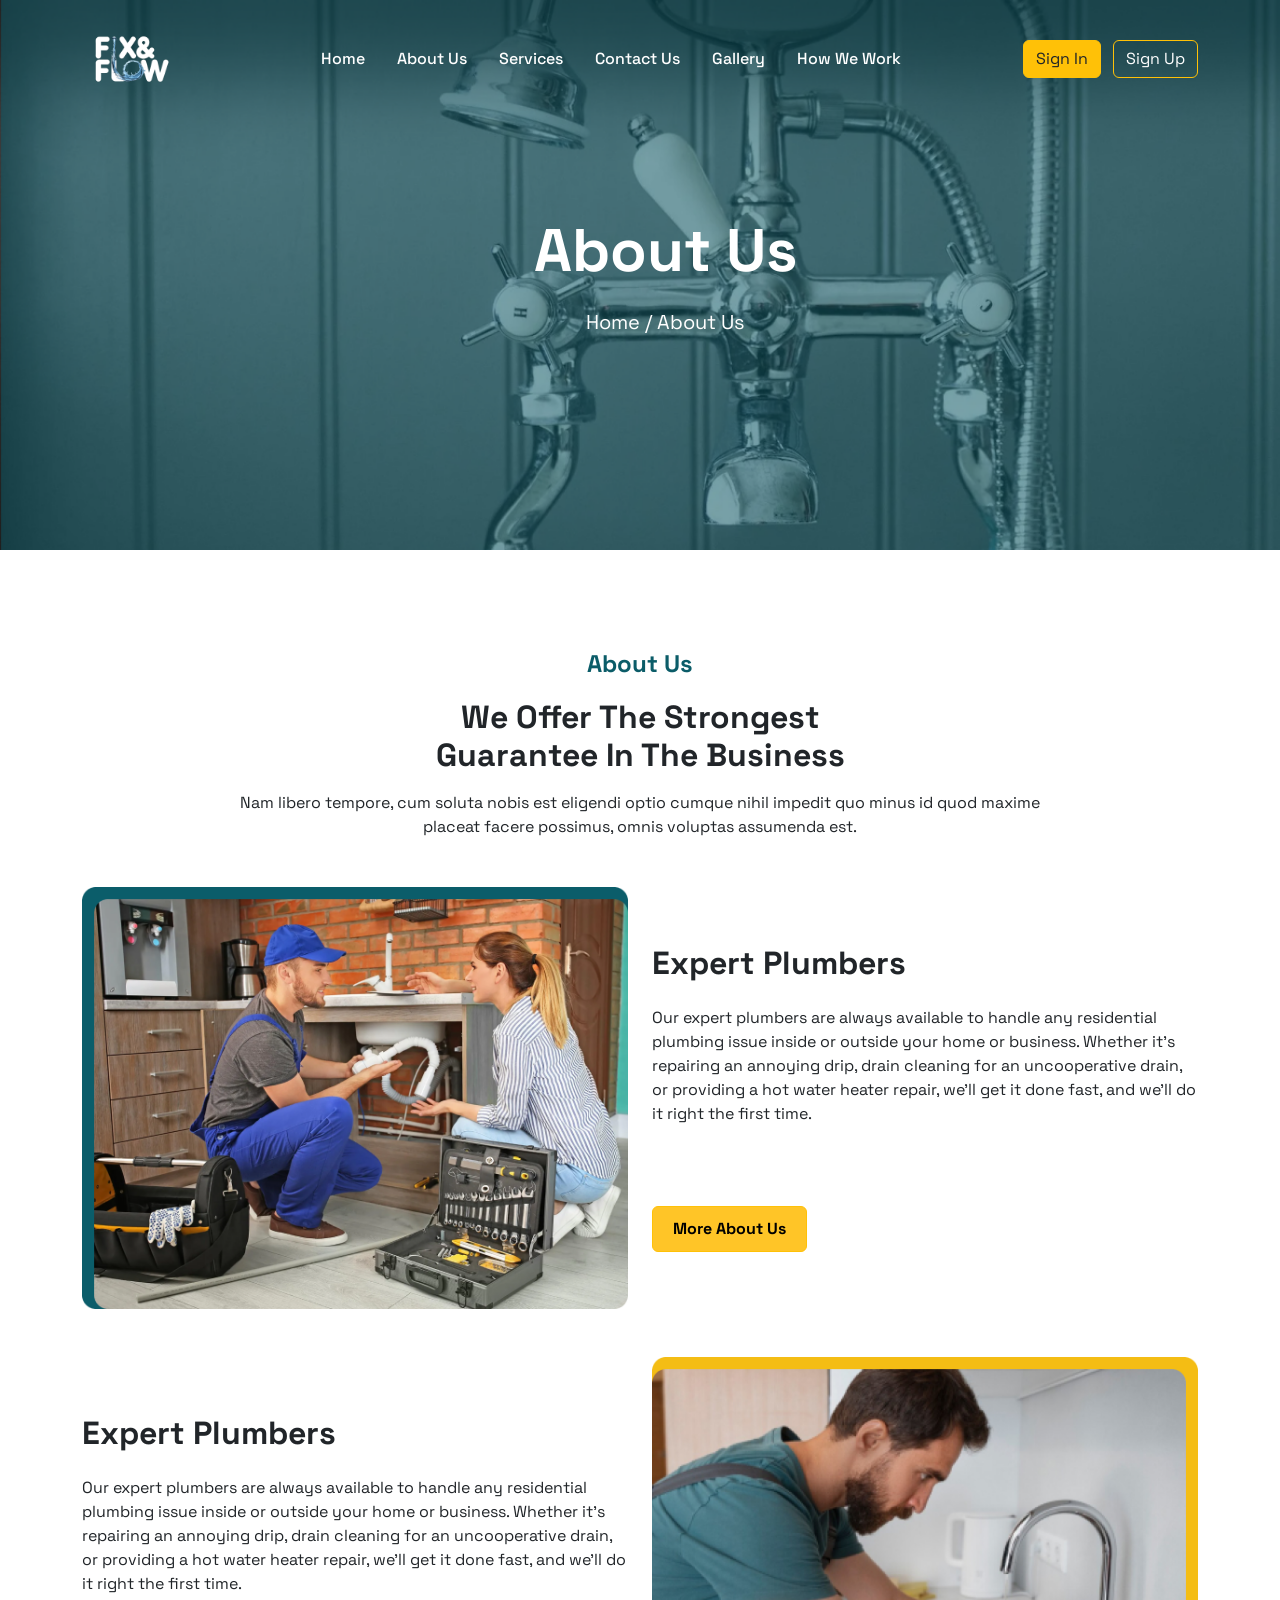
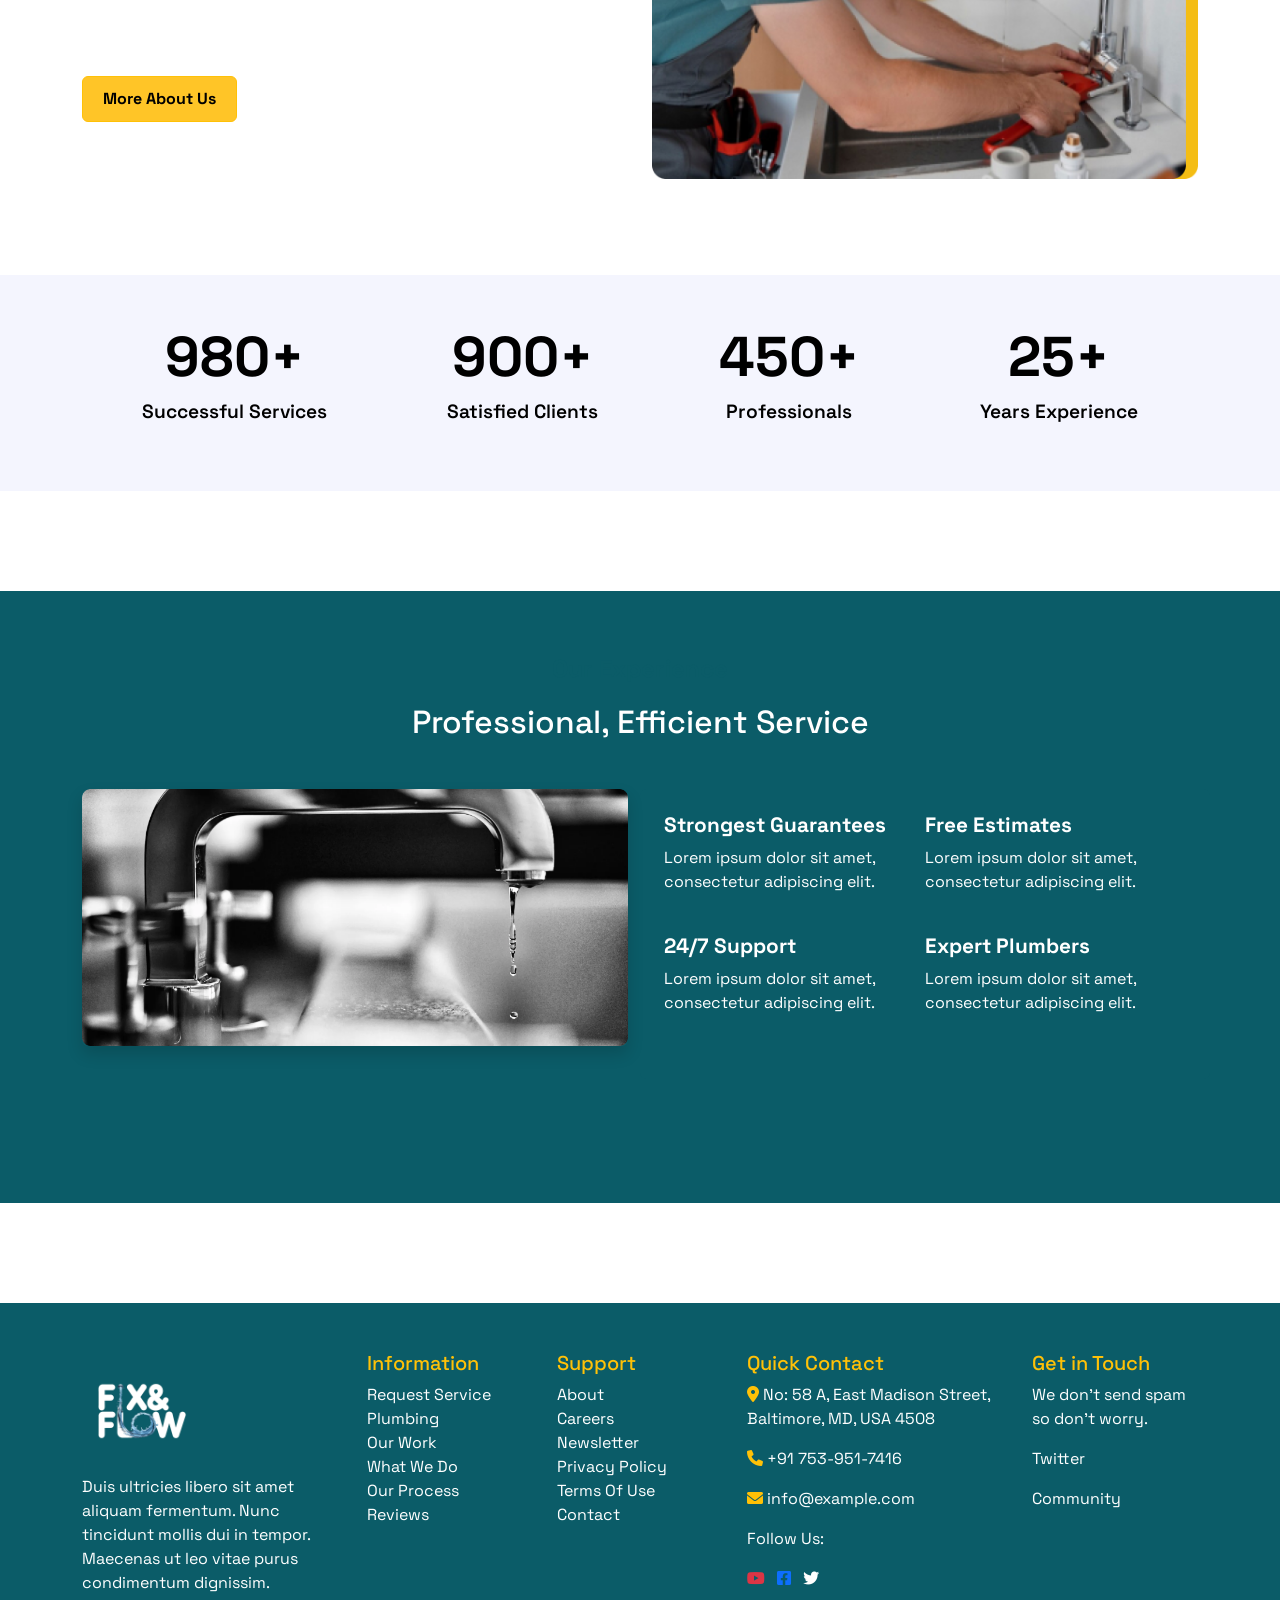
<file: about.html>
<!DOCTYPE html>
<html lang="en">

<head>
    <meta charset="UTF-8">
    <meta name="viewport" content="width=device-width, initial-scale=1.0">
    <title>Plumber About Us</title>
    <link href="https://cdn.jsdelivr.net/npm/bootstrap@5.3.0-alpha1/dist/css/bootstrap.min.css" rel="stylesheet">
    <link rel="stylesheet" href="css/about.css">
    <link rel="stylesheet" href="https://cdnjs.cloudflare.com/ajax/libs/font-awesome/6.0.0-beta3/css/all.min.css">
    <link rel="preconnect" href="https://fonts.googleapis.com">
    <link rel="preconnect" href="https://fonts.gstatic.com" crossorigin>
    <link
        href="https://fonts.googleapis.com/css2?family=Poppins:ital,wght@0,100;0,200;0,300;0,400;0,500;0,600;0,700;0,800;0,900;1,100;1,200;1,300;1,400;1,500;1,600;1,700;1,800;1,900&family=Space+Grotesk:wght@300..700&display=swap"
        rel="stylesheet">
</head>

<body>

    <!-- Header Section -->
    <header>
        <!-- Plumber Header -->

        <nav class="navbar navbar-expand-lg navbar-dark pt-1">
            <div class="container ">
                <a class="navbar-brand" href="#">
                    <img src="img/hC5z4g_bS_GtkFzpmy4mAg.png" alt="Logo" style="width: 100px; height: 100px;">
                </a>
                <button class="navbar-toggler" type="button" data-toggle="collapse" data-target="#navbarNav"
                    aria-controls="navbarNav" aria-expanded="false" aria-label="Toggle navigation">
                    <span class="navbar-toggler-icon"></span>
                </button>
                <div class="collapse navbar-collapse" id="navbarNav">
                    <ul class="navbar-nav mx-auto gap-3">
                        <li class="nav-item">
                            <a class="nav-link text-white" style="font-weight: 500;" href="index.html">Home</a>
                        </li>
                        <li class="nav-item">
                            <a class="nav-link text-white" style="font-weight: 500;" href="about.html">About Us</a>
                        </li>
                        <li class="nav-item">
                            <a class="nav-link text-white" style="font-weight: 500;" href="service.html">Services</a>
                        </li>
                        <li class="nav-item">
                            <a class="nav-link text-white" style="font-weight: 500;" href="contact.html">Contact Us</a>
                        </li>
                        <li class="nav-item">
                            <a class="nav-link text-white" style="font-weight: 500;" href="gallery.html">Gallery</a>
                        </li>
                        <li class="nav-item">
                            <a class="nav-link text-white" style="font-weight: 500;" href="howwework.html">How We Work</a>
                        </li>
                    </ul>
                    <div class="ml-auto">
                        <a href="sign.html" class="signin btn btn-warning text-dark me-2 ">Sign In</a>
                        <a href="signup.html" class="signup btn btn-outline-warning text-white ml-2">Sign Up</a>
                    </div>
                </div>
            </div>
        </nav>
    </header>

    <div class="w-100"
        style="height: 550px; padding: 100px 0 80px; background-image: url(img/Group\ 101.png); background-repeat: no-repeat; background-size: cover;">
        <div class="container d-flex">
            <div class="w-100" style="padding-left: 50px; padding-top: 100px; justify-content: center;">
                <h1 class="text-white fw-bolder"
                    style="font-size: 60px; margin: 15px 0 20px 0; justify-content: center; display: flex;">About Us
                </h1>
                <p class="text-white" style="font-size: 20px; justify-content: center; display: flex;">Home / About Us
                </p>

            </div>
        </div>
    </div>


    <!-- Main About Section -->
    <div class="container py-5 my-5">
        <div class="text-center">
            <p class="section-title">About Us</p>
            <h2 class="fs-2 fw-bold">We Offer The Strongest <br>Guarantee In The Business</h2>
            <p class="description mt-3">Nam libero tempore, cum soluta nobis est eligendi optio cumque nihil impedit quo
                minus id quod maxime placeat facere possimus, omnis voluptas assumenda est.</p>
        </div>

        <!-- About Content -->
        <div class="row mt-5">
            <div class="col-md-6 d-flex justify-content-center">
                <img src="img/about-image.png" alt="About Us" class="img-fluid rounded">
            </div>
            <div class="col-md-6 d-flex flex-column justify-content-center">
                <h3 class="fs-2 fw-bold pb-3">Expert Plumbers</h3>
                <p class="pb-3">Our expert plumbers are always available to handle any residential plumbing issue inside
                    or outside
                    your home or business. Whether it’s repairing an annoying drip, drain cleaning for an uncooperative
                    drain, or providing a hot water heater repair, we’ll get it done fast, and we’ll do it right the
                    first time.</p>
                <div class="mt-5">
                    <a href="#" class="request-btn btn btn-warning fw-bold" style="padding: 10px 20px 10px 20px;">More
                        About Us</a>
                </div>
            </div>
        </div>

        <div class="row mt-5" style="flex-direction: row-reverse;">
            <div class="col-md-6 d-flex justify-content-center">
                <img src="img/about-image (1).png" alt="About Us" class="img-fluid rounded">
            </div>
            <div class="col-md-6 d-flex flex-column justify-content-center">
                <h3 class="fs-2 fw-bold pb-3">Expert Plumbers</h3>
                <p class="pb-3">Our expert plumbers are always available to handle any residential plumbing issue inside
                    or outside
                    your home or business. Whether it’s repairing an annoying drip, drain cleaning for an uncooperative
                    drain, or providing a hot water heater repair, we’ll get it done fast, and we’ll do it right the
                    first time.</p>
                    <div class="mt-5">
                        <a href="#" class="request-btn btn btn-warning fw-bold" style="padding: 10px 20px 10px 20px;">More
                            About Us</a>
                    </div>
            </div>
        </div>
    </div>



    <!-- Stats Section -->
    <div class="stats-section py-5">
        <div class="container d-flex flex-wrap justify-content-around text-center text-white">
            <div class="stat-item">
                <h2>980+</h2>
                <p>Successful Services</p>
            </div>
            <div class="stat-item">
                <h2>900+</h2>
                <p>Satisfied Clients</p>
            </div>
            <div class="stat-item">
                <h2>450+</h2>
                <p>Professionals</p>
            </div>
            <div class="stat-item">
                <h2>25+</h2>
                <p>Years Experience</p>
            </div>
        </div>
    </div>

    <!-- Experience Section -->
    <div class="experience-section" style="margin: 100px 0px 100px 0px;">
        <div class="container pb-3">
            <div class="text-center">
                <p class="section-title">Our Experience</p>
                <h2>Professional, Efficient Service</h2>
            </div>

            <div class="row mt-5 pb-5">
                <div class="col-lg-6 position-relative">
                    <img src="img/638e51f87c826e27d238cb05_pan-xiaozhen-IYE0ImQlY90-unsplash 1.png" alt="Experience"
                        class="img-fluid rounded shadow">
                </div>
                <div class="col-lg-6 text-white bg-custom d-flex flex-wrap p-4 rounded">
                    <div class="experience-item col-6">
                        <h4>Strongest Guarantees</h4>
                        <p>Lorem ipsum dolor sit amet, consectetur adipiscing elit.</p>
                    </div>
                    <div class="experience-item col-6">
                        <h4>Free Estimates</h4>
                        <p>Lorem ipsum dolor sit amet, consectetur adipiscing elit.</p>
                    </div>
                    <div class="experience-item col-6">
                        <h4>24/7 Support</h4>
                        <p>Lorem ipsum dolor sit amet, consectetur adipiscing elit.</p>
                    </div>
                    <div class="experience-item col-6">
                        <h4>Expert Plumbers</h4>
                        <p>Lorem ipsum dolor sit amet, consectetur adipiscing elit.</p>
                    </div>
                </div>
            </div>
        </div>
    </div>

    <!-- Footer Section -->
    <footer>
        <footer class=" text-white py-5">
            <div class="container">
                <div class="row justify-content-between">
                    <div class="col-md-3 mb-4">
                        <img src="img/hC5z4g_bS_GtkFzpmy4mAg.png" alt="Logo" class="img-fluid mb-1"
                            style="width: 120px; ">
                        <p>Duis ultricies libero sit amet aliquam fermentum. Nunc tincidunt mollis dui in tempor.
                            Maecenas ut leo vitae purus condimentum dignissim.</p>
                    </div>
                    <div class="col-md-2 mb-4">
                        <h5 class="text-warning">Information</h5>
                        <ul class="list-unstyled">
                            <li><a href="#" class="text-white">Request Service</a></li>
                            <li><a href="#" class="text-white">Plumbing</a></li>
                            <li><a href="#" class="text-white">Our Work</a></li>
                            <li><a href="#" class="text-white">What We Do</a></li>
                            <li><a href="#" class="text-white">Our Process</a></li>
                            <li><a href="#" class="text-white">Reviews</a></li>
                        </ul>
                    </div>
                    <div class="col-md-2 mb-4">
                        <h5 class="text-warning">Support</h5>
                        <ul class="list-unstyled">
                            <li><a href="#" class="text-white">About</a></li>
                            <li><a href="#" class="text-white">Careers</a></li>
                            <li><a href="#" class="text-white">Newsletter</a></li>
                            <li><a href="#" class="text-white">Privacy Policy</a></li>
                            <li><a href="#" class="text-white">Terms Of Use</a></li>
                            <li><a href="#" class="text-white">Contact</a></li>
                        </ul>
                    </div>
                    <div class="col-md-3 mb-4">
                        <h5 class="text-warning">Quick Contact</h5>
                        <p><i class="fas fa-map-marker-alt text-warning"></i> No: 58 A, East Madison Street, Baltimore,
                            MD, USA 4508</p>
                        <p><i class="fas fa-phone text-warning"></i> +91 753-951-7416</p>
                        <p><i class="fas fa-envelope text-warning"></i> info@example.com</p>
                        <p>Follow Us:</p>
                        <a href="#" class="text-danger"><i class="fab fa-youtube"></i></a>
                        <a href="#" class="text-primary mx-2"><i class="fab fa-facebook-square"></i></a>
                        <a href="#" class="text-white"><i class="fab fa-twitter"></i></a>
                    </div>
                    <div class="col-md-2 mb-4">
                        <h5 class="text-warning">Get in Touch</h5>
                        <p>We don’t send spam so don’t worry.</p>
                        <p>Twitter</p>
                        <p>Community</p>
                    </div>
                </div>
            </div>
        </footer>
    </footer>

    <script src="https://cdn.jsdelivr.net/npm/bootstrap@5.3.0-alpha1/dist/js/bootstrap.bundle.min.js"></script>
</body>

</html>
</file>
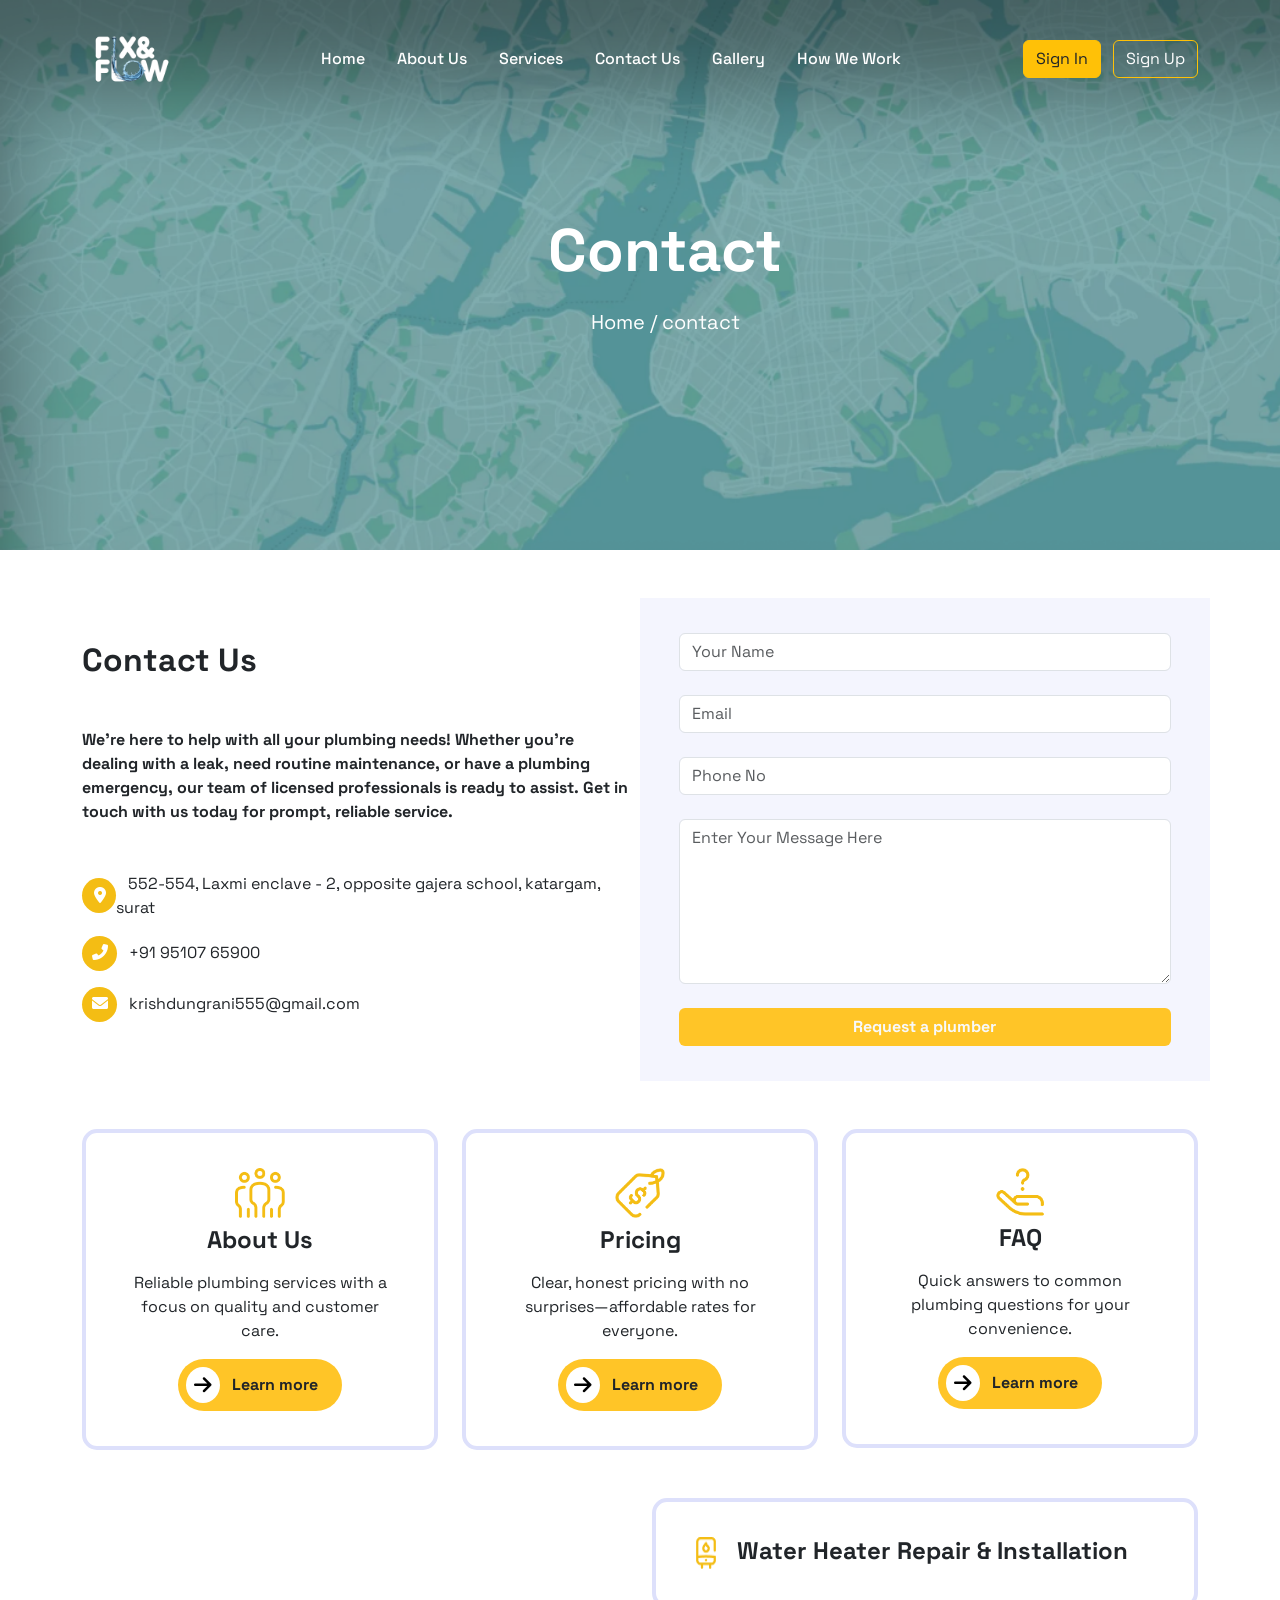
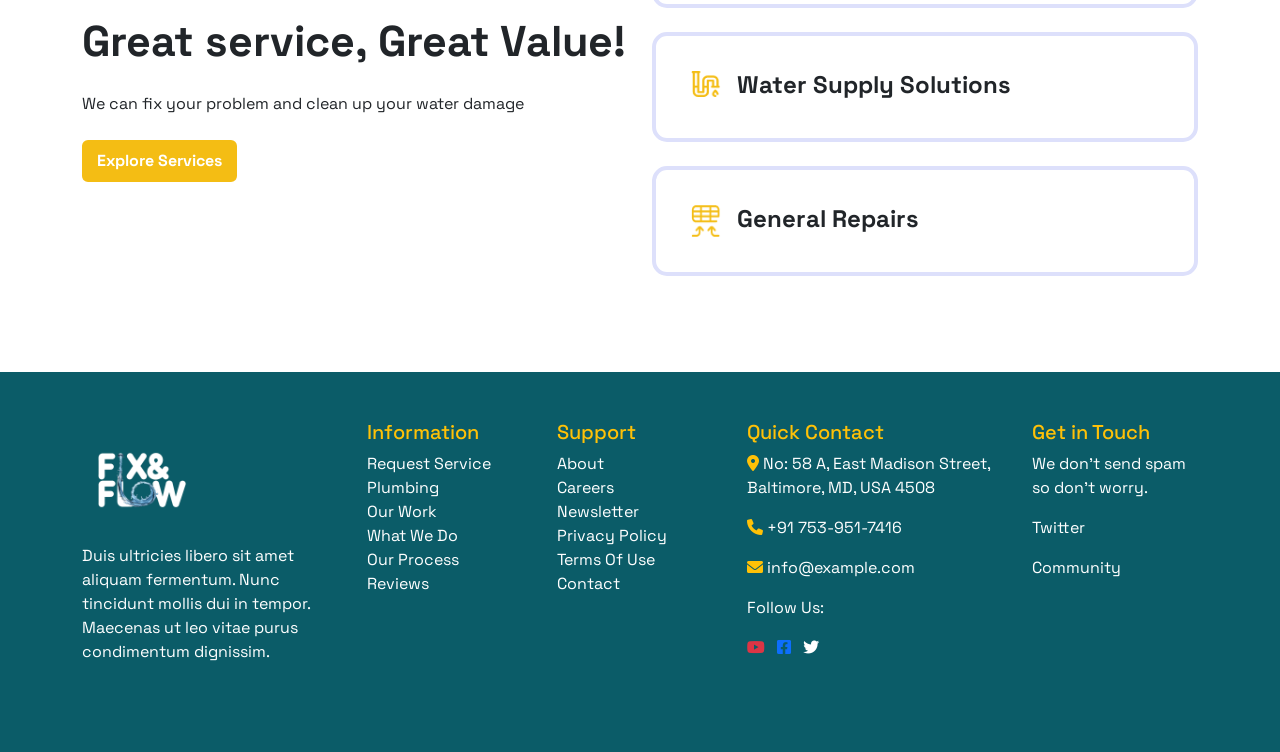
<file: contact.html>
<!DOCTYPE html>
<html lang="en">
<head>
    <meta charset="UTF-8">
    <meta name="viewport" content="width=device-width, initial-scale=1.0">
    <title>Plumber contact</title>
    <link href="https://cdn.jsdelivr.net/npm/bootstrap@5.1.3/dist/css/bootstrap.min.css" rel="stylesheet">
    <link rel="stylesheet" href="css/contact.css"> <!-- Custom CSS file -->
    <link rel="stylesheet" href="https://cdnjs.cloudflare.com/ajax/libs/font-awesome/6.0.0-beta3/css/all.min.css">
    <link rel="preconnect" href="https://fonts.googleapis.com">
<link rel="preconnect" href="https://fonts.gstatic.com" crossorigin>
<link href="https://fonts.googleapis.com/css2?family=Poppins:ital,wght@0,100;0,200;0,300;0,400;0,500;0,600;0,700;0,800;0,900;1,100;1,200;1,300;1,400;1,500;1,600;1,700;1,800;1,900&family=Space+Grotesk:wght@300..700&display=swap" rel="stylesheet">
</head>

<body>
    <header>
        <!-- Plumber Header -->
        
        <nav class="navbar navbar-expand-lg navbar-dark pt-1">
            <div class="container ">
                <a class="navbar-brand" href="#">
                    <img src="img/hC5z4g_bS_GtkFzpmy4mAg.png" alt="Logo" style="width: 100px; height: 100px;">
                </a>
                <button class="navbar-toggler" type="button" data-toggle="collapse" data-target="#navbarNav" aria-controls="navbarNav" aria-expanded="false" aria-label="Toggle navigation">
                    <span class="navbar-toggler-icon"></span>
                </button>
                <div class="collapse navbar-collapse" id="navbarNav">
                    <ul class="navbar-nav mx-auto gap-3">
                        <li class="nav-item">
                            <a class="nav-link text-white" style="font-weight: 500;" href="index.html">Home</a>
                        </li>
                        <li class="nav-item">
                            <a class="nav-link text-white" style="font-weight: 500;" href="about.html">About Us</a>
                        </li>
                        <li class="nav-item">
                            <a class="nav-link text-white" style="font-weight: 500;" href="service.html">Services</a>
                        </li>
                        <li class="nav-item">
                            <a class="nav-link text-white" style="font-weight: 500;" href="#contact">Contact Us</a>
                        </li>
                        <li class="nav-item">
                            <a class="nav-link text-white" style="font-weight: 500;" href="gallery.html">Gallery</a>
                        </li>
                        <li class="nav-item">
                            <a class="nav-link text-white" style="font-weight: 500;" href="howwework.html">How We Work</a>
                        </li>
                    </ul>
                    <div class="ml-auto">
                        <a href="sign.html" class="signin btn btn-warning text-dark me-2 ">Sign In</a>
                        <a href="signup.html" class="signup btn btn-outline-warning text-white ml-2">Sign Up</a>
                    </div>
                </div>
            </div>
        </nav>
    </header>

    <div class="w-100" style="height: 550px; padding: 100px 0 80px; background-image: url(img/Group\ 100\ \(1\).png); background-repeat: no-repeat; background-size: cover;">
        <div class="container d-flex">
            <div class="w-100" style="padding-left: 50px; padding-top: 100px; justify-content: center;">
                <h1 class="text-white fw-bolder" style="font-size: 60px; margin: 15px 0 20px 0; justify-content: center; display: flex;">Contact</h1>
                <p class="text-white" style="font-size: 20px; justify-content: center; display: flex;">Home / contact</p>

            </div>
        </div>
    </div>


    <div class="container my-5">
        <div class="row">
            <div class="col-md-6 d-flex flex-column justify-content-center">
                <h2 class="fw-bold mb-5">Contact Us</h2>
                <p class="mb-5 fw-bold">We're here to help with all your plumbing needs! Whether you're dealing with a leak, need routine maintenance, or have a plumbing emergency, our team of licensed professionals is ready to assist. Get in touch with us today for prompt, reliable service.</p>
                
                <div class="d-flex align-items-center mb-3">
                    <div class="icon-circle" >
                        <i class="fas fa-map-marker-alt" style="padding: 4px 3px;"></i>
                    </div>
                    <p class="mb-0">&nbsp;&nbsp;&nbsp;552-554, Laxmi enclave - 2, opposite gajera school, katargam, surat</p>
                </div>
                <div class="d-flex align-items-center mb-3">
                    <div class="icon-circle">
                        <i class="fas fa-phone-alt "  style="padding: 4px 1px;"></i>
                    </div>
                    <p class="mb-0">&nbsp;&nbsp;&nbsp;+91 95107 65900</p>
                </div>
                <div class="d-flex align-items-center mb-3">
                    <div class="icon-circle">
                        <i class="fas fa-envelope"  style="padding: 4px 1px;"></i>
                    </div>
                    <p class="mb-0">&nbsp;&nbsp;&nbsp;krishdungrani555@gmail.com</p>
                </div>
            </div>
            
            <div class="col-md-6 d-flex align-items-center justify-content-center" style="background-color: #F4F5FE;">
                <div style="width: 90%; padding: 35px 0;">
                    <form>
                        <input type="text" class="form-control mb-4" placeholder="Your Name" required>
                        <input type="email" class="form-control mb-4" placeholder="Email" required>
                        <input type="tel" class="form-control mb-4" placeholder="Phone No" required>
                        <textarea class="form-control mb-4" placeholder="Enter Your Message Here" required style="height: 165px;"></textarea>
                        <button type="submit" class="btn fw-bold text-light button-hover-1 w-100 req-btn">Request a plumber</button>
                    </form>
                </div>
            </div>
        </div>
    </div>

    <div class="container my-5">
        <div class="row">
            <div class="col-md-4 text-center">
                <div class="position-relative service-box">
                    <img src="img/Group.png" alt="" width="50px">
                    <h4 class="fw-bold mb-3 pt-2">About Us</h4>
                    <p class="mb-3">Reliable plumbing services with a focus on quality and customer care.</p>
                    <!-- <button class="btn fw-bold" style="color: #F4BD14;">Learn more</button> -->
                    <div class="home__buttons">
                        <a href="#" class="button">
                            <span>
                                <i class="fa-solid fa-arrow-right"></i>
                            </span>
                            <p class="text-dark fw-bold" style="font-size: 16px; margin: 0px 0px;">Learn more</p>
                        </a>
                    </div>
                </div>
            </div>
            <div class="col-md-4 text-center">
                <div class="position-relative service-box">
                    <img src="img/Clip path group.png" alt="" width="50px">
                    <h4 class="fw-bold mb-3 pt-2">Pricing</h4>
                    <p class="mb-3">Clear, honest pricing with no surprises—affordable rates for everyone.</p>
                    <!-- <button class="btn fw-bold" style="color: #F4BD14;">Learn more</button> -->
                    <div class="home__buttons">
                        <a href="#" class="button">
                            <span>
                                <i class="fa-solid fa-arrow-right"></i>
                            </span>
                            <p class="text-dark fw-bold" style="font-size: 16px; margin: 0px 0px;">Learn more</p>
                        </a>
                    </div>
                </div>
            </div>
            <div class="col-md-4 text-center">
                <div class="position-relative service-box">
                    <img src="img/download 13 (1).png" alt="" width="50px">
                    <h4 class="fw-bold mb-3 pt-2">FAQ</h4>
                    <p class="mb-3">Quick answers to common plumbing questions for your convenience.</p>
                    <!-- <button class="btn fw-bold" style="color: #F4BD14;">Learn more</button> -->
                    <div class="home__buttons">
                        <a href="#" class="button">
                            <span>
                                <i class="fa-solid fa-arrow-right"></i>
                            </span>
                            <p class="text-dark fw-bold" style="font-size: 16px; margin: 0px 0px;">Learn more</p>
                        </a>
                    </div>
                </div>
            </div>
        </div>
    </div>

    <div class="container mb-5 pb-4">
        <div class="row align-items-center">
            <div class="col-md-6">
                <h2 style="font-size: 43px; font-weight: 800;">Great service, Great Value!</h2>
                <p class="my-4">We can fix your problem and clean up your water damage</p>
                <button class="explore-btn btn fw-bold text-white" style="background-color: #F4BD14; border: 3px solid #F4BD14;">Explore Services</button>
            </div>
            <div class="col-md-6">
                <div class="service-box d-flex mb-4">
                    <img src="img/download 13.png" alt="Water Heater" style="width: 30px; height: 32px;">
                    <h4 class="ms-3 mb-0 fw-bold">Water Heater Repair & Installation</h4>
                </div>
                <div class="service-box d-flex mb-4">
                    <img src="img/download 14.png" alt="Water Supply" style="width: 30px; height: 32px;">
                    <h4 class="ms-3 mb-0 fw-bold">Water Supply Solutions</h4>
                </div>
                <div class="service-box d-flex mb-4">
                    <img src="img/download 15.png" alt="Repair Tools" style="width: 30px; height: 32px;">
                    <h4 class="ms-3 mb-0 fw-bold">General Repairs</h4>
                </div>
            </div>
        </div>
    </div>


    <footer class=" text-white py-5">
        <div class="container">
            <div class="row justify-content-between">
                <div class="col-md-3 mb-4">
                    <img src="img/hC5z4g_bS_GtkFzpmy4mAg.png" alt="Logo" class="img-fluid mb-1" style="width: 120px; ">
                    <p>Duis ultricies libero sit amet aliquam fermentum. Nunc tincidunt mollis dui in tempor. Maecenas ut leo vitae purus condimentum dignissim.</p>
                </div>
                <div class="col-md-2 mb-4">
                    <h5 class="text-warning">Information</h5>
                    <ul class="list-unstyled">
                        <li><a href="#" class="text-white">Request Service</a></li>
                        <li><a href="#" class="text-white">Plumbing</a></li>
                        <li><a href="#" class="text-white">Our Work</a></li>
                        <li><a href="#" class="text-white">What We Do</a></li>
                        <li><a href="#" class="text-white">Our Process</a></li>
                        <li><a href="#" class="text-white">Reviews</a></li>
                    </ul>
                </div>
                <div class="col-md-2 mb-4">
                    <h5 class="text-warning">Support</h5>
                    <ul class="list-unstyled">
                        <li><a href="#" class="text-white">About</a></li>
                        <li><a href="#" class="text-white">Careers</a></li>
                        <li><a href="#" class="text-white">Newsletter</a></li>
                        <li><a href="#" class="text-white">Privacy Policy</a></li>
                        <li><a href="#" class="text-white">Terms Of Use</a></li>
                        <li><a href="#" class="text-white">Contact</a></li>
                    </ul>
                </div>
                <div class="col-md-3 mb-4">
                    <h5 class="text-warning">Quick Contact</h5>
                    <p><i class="fas fa-map-marker-alt text-warning"></i> No: 58 A, East Madison Street, Baltimore, MD, USA 4508</p>
                    <p><i class="fas fa-phone text-warning"></i> +91 753-951-7416</p>
                    <p><i class="fas fa-envelope text-warning"></i> info@example.com</p>
                    <p>Follow Us:</p>
                    <a href="#" class="text-danger"><i class="fab fa-youtube"></i></a>
                    <a href="#" class="text-primary mx-2"><i class="fab fa-facebook-square"></i></a>
                    <a href="#" class="text-white"><i class="fab fa-twitter"></i></a>
                </div>
                <div class="col-md-2 mb-4">
                    <h5 class="text-warning">Get in Touch</h5>
                    <p>We don’t send spam so don’t worry.</p>
                    <p>Twitter</p>
                    <p>Community</p>
                </div>
            </div>
        </div>
    </footer>

    <script src="https://cdn.jsdelivr.net/npm/bootstrap@5.1.3/dist/js/bootstrap.bundle.min.js"></script>
</body>

</html>
</file>
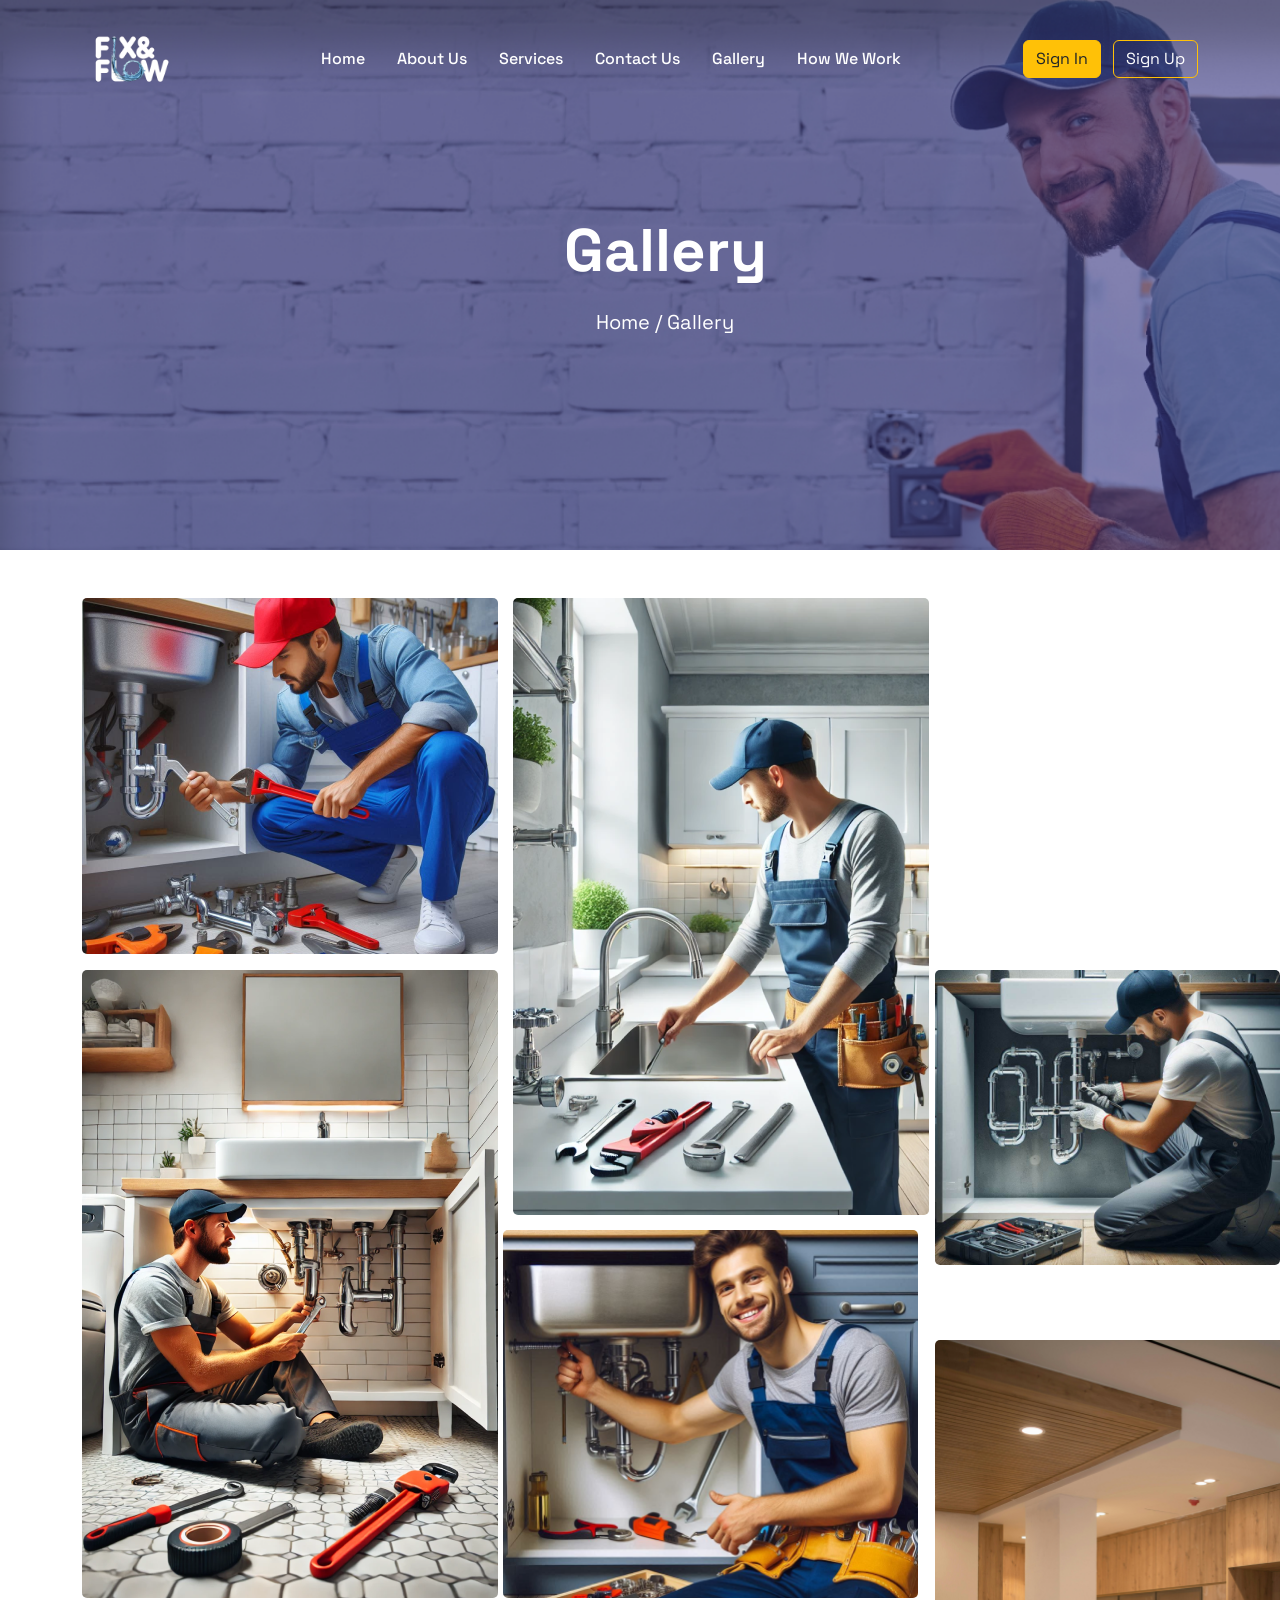
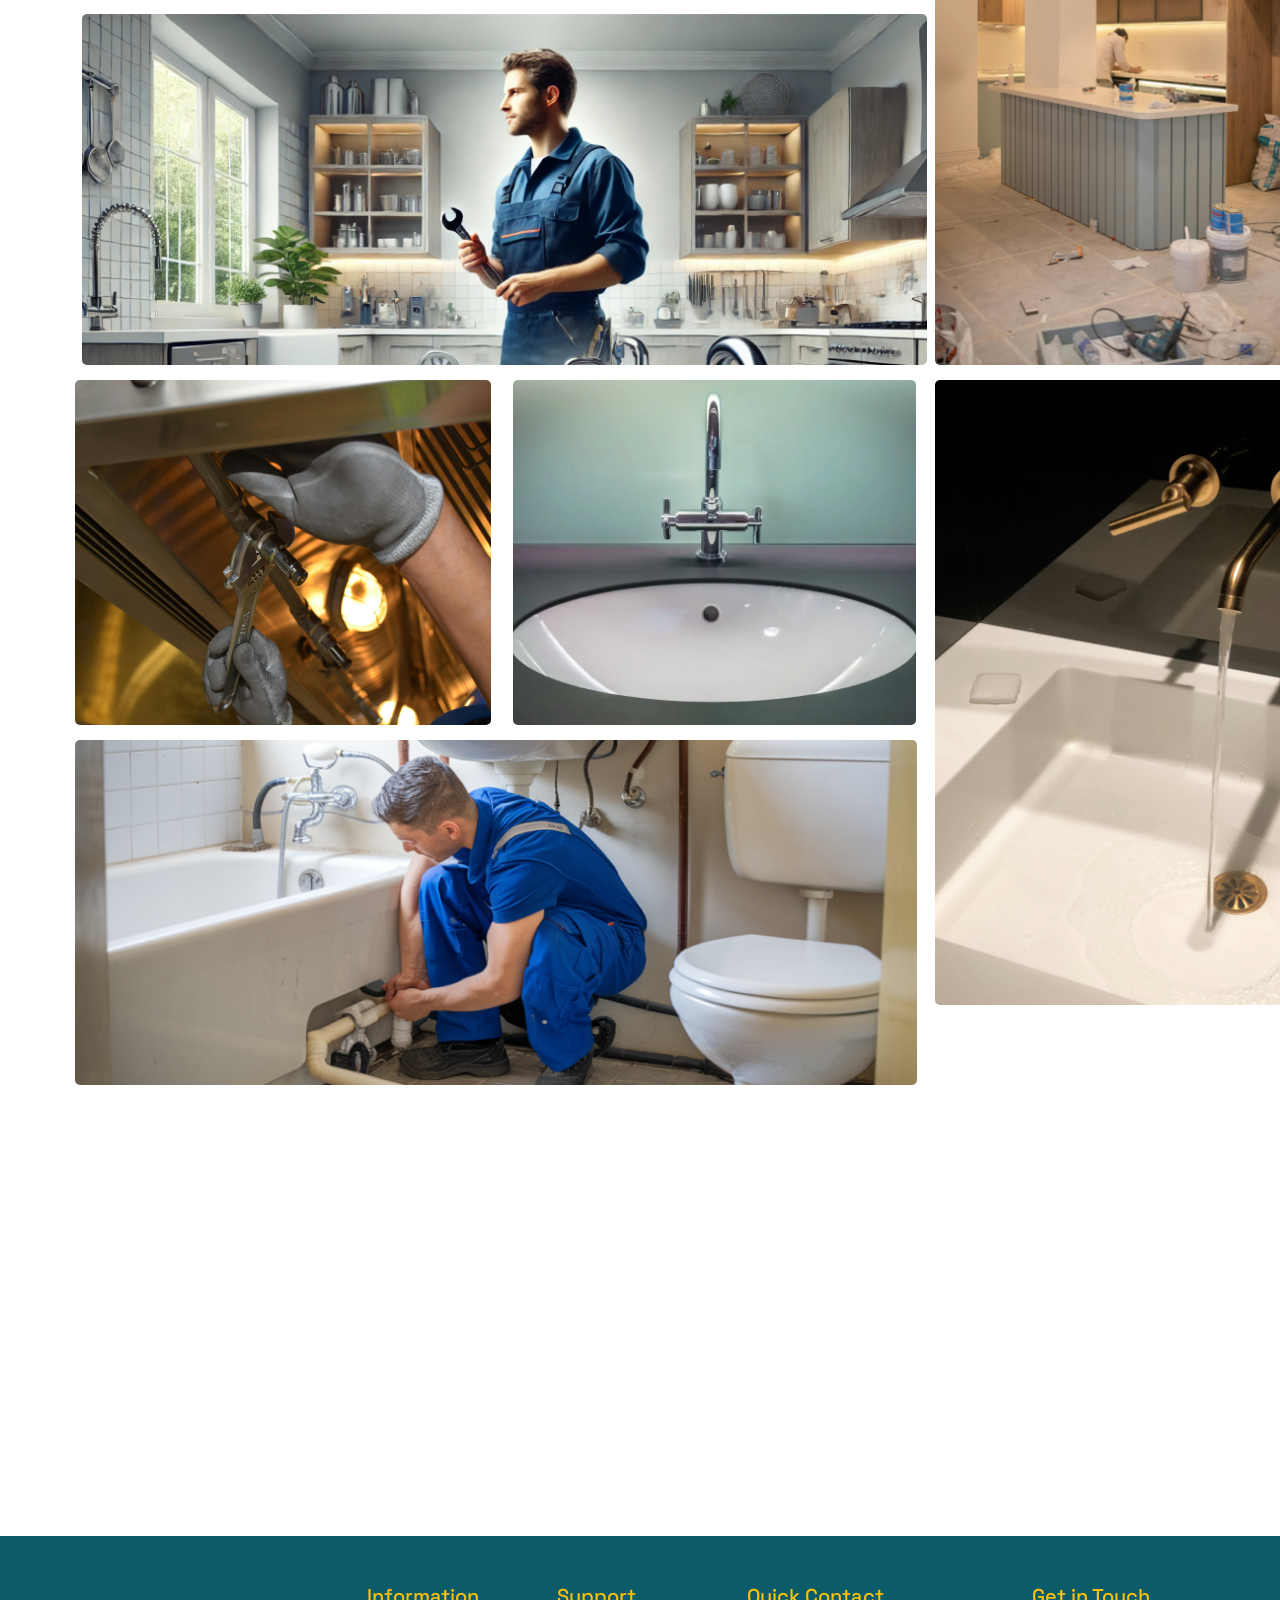
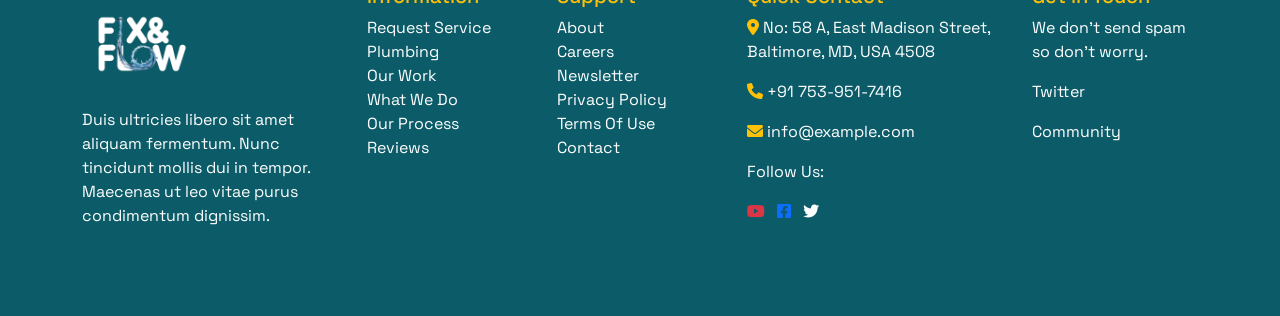
<file: gallery.html>
<!DOCTYPE html>
<html lang="en">
<head>
    <meta charset="UTF-8">
    <meta name="viewport" content="width=device-width, initial-scale=1.0">
    <title>Plumber Gallery</title>
    <link href="https://cdn.jsdelivr.net/npm/bootstrap@5.3.0-alpha1/dist/css/bootstrap.min.css" rel="stylesheet">
    <link rel="stylesheet" href="css/gallery.css">
    <link rel="stylesheet" href="https://cdnjs.cloudflare.com/ajax/libs/font-awesome/6.0.0-beta3/css/all.min.css">
    <link rel="preconnect" href="https://fonts.googleapis.com">
    <link rel="preconnect" href="https://fonts.gstatic.com" crossorigin>
    <link
        href="https://fonts.googleapis.com/css2?family=Poppins:ital,wght@0,100;0,200;0,300;0,400;0,500;0,600;0,700;0,800;0,900;1,100;1,200;1,300;1,400;1,500;1,600;1,700;1,800;1,900&family=Space+Grotesk:wght@300..700&display=swap"
        rel="stylesheet">
    <style>

    </style>
</head>
<body>

    <header>
        <!-- Plumber Header -->

        <nav class="navbar navbar-expand-lg navbar-dark pt-1">
            <div class="container ">
                <a class="navbar-brand" href="#">
                    <img src="img/hC5z4g_bS_GtkFzpmy4mAg.png" alt="Logo" style="width: 100px; height: 100px;">
                </a>
                <button class="navbar-toggler" type="button" data-toggle="collapse" data-target="#navbarNav"
                    aria-controls="navbarNav" aria-expanded="false" aria-label="Toggle navigation">
                    <span class="navbar-toggler-icon"></span>
                </button>
                <div class="collapse navbar-collapse" id="navbarNav">
                    <ul class="navbar-nav mx-auto gap-3">
                        <li class="nav-item">
                            <a class="nav-link text-white" style="font-weight: 500;" href="index.html">Home</a>
                        </li>
                        <li class="nav-item">
                            <a class="nav-link text-white" style="font-weight: 500;" href="about.html">About Us</a>
                        </li>
                        <li class="nav-item">
                            <a class="nav-link text-white" style="font-weight: 500;" href="service.html">Services</a>
                        </li>
                        <li class="nav-item">
                            <a class="nav-link text-white" style="font-weight: 500;" href="contact.html">Contact Us</a>
                        </li>
                        <li class="nav-item">
                            <a class="nav-link text-white" style="font-weight: 500;" href="gallery.html">Gallery</a>
                        </li>
                        <li class="nav-item">
                            <a class="nav-link text-white" style="font-weight: 500;" href="howwework.html">How We Work</a>
                        </li>
                    </ul>
                    <div class="ml-auto">
                        <a href="sign.html" class="signin btn btn-warning text-dark me-2 ">Sign In</a>
                        <a href="signup.html" class="signup btn btn-outline-warning text-white ml-2">Sign Up</a>
                    </div>
                </div>
            </div>
        </nav>
    </header>

    <div class="w-100"
        style="height: 550px; padding: 100px 0 80px; background-image: url(img/Group\ 102.png); background-repeat: no-repeat; background-size: cover;">
        <div class="container d-flex">
            <div class="w-100" style="padding-left: 50px; padding-top: 100px; justify-content: center;">
                <h1 class="text-white fw-bolder"
                    style="font-size: 60px; margin: 15px 0 20px 0; justify-content: center; display: flex;">Gallery
                </h1>
                <p class="text-white" style="font-size: 20px; justify-content: center; display: flex;">Home / Gallery
                </p>

            </div>
        </div>
    </div>

    <div class="container my-5">
        <div class="image-list">
                <div class="image-item" style="height: 100%;">
                    <img src="img/_11ecf7fb-1ea0-4251-bba7-70d19cddef58 1.png" alt="" width="100%" >
                </div>
                <div class="image-item" style="height: 100%;">
                    <img src="img/DALL·E 2024-10-11 19.36.49 - A modern and clean gallery image for a plumber's website showcasing a professional plumber in uniform fixing a kitchen sink. The scene includes neatly 1.png" alt="">
                </div>
                <div class="image-item" style="height: 100%;">
                    <img src="img/HOt453a6RwGq8F2tRqMhxg 1.png" alt="">
                </div>
                <div class="image-item" style=" position: absolute; top: 970px;">
                    <img src="img/DALL·E 2024-10-11 19.40.06 - A professional plumber working under a bathroom sink for a website gallery. The plumber is in uniform, using a wrench and other tools to fix pipes und 1.png" alt="">
                </div>
                <div class="image" style=" position: absolute; top: 1230px; left: 503px;">
                    <img src="img/_3fb4b91a-b52b-45a1-b08b-8a0b2bb383ba 1.png" alt="" height="368px" width="415px">
                </div>
                <div class="image-item" style="position: absolute; top: 970px; left: 935px" >
                    <img src="img/OIG4 1.png" alt="">
                </div>
                <div class="image1" style="position: absolute; top: 1614px; left: px">
                    <img src="img/DALL·E 2024-10-11 19.42.32 - A modern and clean gallery image for a plumber's website showcasing a professional plumber in uniform fixing a kitchen sink. The scene includes neatly 1.png" alt="" width="845px">
                </div>
                <div class="image1" style="position: absolute; top: 1340px; left: 935px" >
                    <img src="img/pexels-thoinamcao-15124969 1.png" alt="" height="625px" width="415px">
                </div>
                <div class="image1" style="position: absolute; top: 1980px; left: 935px" >
                    <img src="img/pexels-vitalina-8793484 1.png" alt="" height="625px" width="415px">
                </div>
                <div class="image1" style="position: absolute; top: 1980px; left: 75px" >
                    <img src="img/pexels-ar-abnoy-536397811-16509869 1.png" alt="">
                </div>
                <div class="image1" style="position: absolute; top: 1980px; left: 513px" >
                    <img src="img/pexels-photo-145512 1.png" alt="" height="345px">
                </div>
                <div class="image1" style="position: absolute; top: 2340px; left: 75px" >
                    <img src="img/VniPVeM-QhOcPhlsNJV_bQ 1.png" alt="" height="345px" width="842px">
                </div>
        </div>
    </div>

    


<!-- Footer Section -->
<footer>
    <footer class=" text-white py-5" style="margin-top: 1550px;">
        <div class="container">
            <div class="row justify-content-between">
                <div class="col-md-3 mb-4">
                    <img src="img/hC5z4g_bS_GtkFzpmy4mAg.png" alt="Logo" class="img-fluid mb-1" style="width: 120px; ">
                    <p>Duis ultricies libero sit amet aliquam fermentum. Nunc tincidunt mollis dui in tempor. Maecenas ut leo vitae purus condimentum dignissim.</p>
                </div>
                <div class="col-md-2 mb-4">
                    <h5 class="text-warning">Information</h5>
                    <ul class="list-unstyled">
                        <li><a href="#" class="text-white">Request Service</a></li>
                        <li><a href="#" class="text-white">Plumbing</a></li>
                        <li><a href="#" class="text-white">Our Work</a></li>
                        <li><a href="#" class="text-white">What We Do</a></li>
                        <li><a href="#" class="text-white">Our Process</a></li>
                        <li><a href="#" class="text-white">Reviews</a></li>
                    </ul>
                </div>
                <div class="col-md-2 mb-4">
                    <h5 class="text-warning">Support</h5>
                    <ul class="list-unstyled">
                        <li><a href="#" class="text-white">About</a></li>
                        <li><a href="#" class="text-white">Careers</a></li>
                        <li><a href="#" class="text-white">Newsletter</a></li>
                        <li><a href="#" class="text-white">Privacy Policy</a></li>
                        <li><a href="#" class="text-white">Terms Of Use</a></li>
                        <li><a href="#" class="text-white">Contact</a></li>
                    </ul>
                </div>
                <div class="col-md-3 mb-4">
                    <h5 class="text-warning">Quick Contact</h5>
                    <p><i class="fas fa-map-marker-alt text-warning"></i> No: 58 A, East Madison Street, Baltimore, MD, USA 4508</p>
                    <p><i class="fas fa-phone text-warning"></i> +91 753-951-7416</p>
                    <p><i class="fas fa-envelope text-warning"></i> info@example.com</p>
                    <p>Follow Us:</p>
                    <a href="#" class="text-danger"><i class="fab fa-youtube"></i></a>
                    <a href="#" class="text-primary mx-2"><i class="fab fa-facebook-square"></i></a>
                    <a href="#" class="text-white"><i class="fab fa-twitter"></i></a>
                </div>
                <div class="col-md-2 mb-4">
                    <h5 class="text-warning">Get in Touch</h5>
                    <p>We don’t send spam so don’t worry.</p>
                    <p>Twitter</p>
                    <p>Community</p>
                </div>
            </div>
        </div>
    </footer>    
</footer>

    <script src="https://cdn.jsdelivr.net/npm/bootstrap@5.3.0-alpha1/dist/js/bootstrap.bundle.min.js"></script>
</body>
</html>
</file>
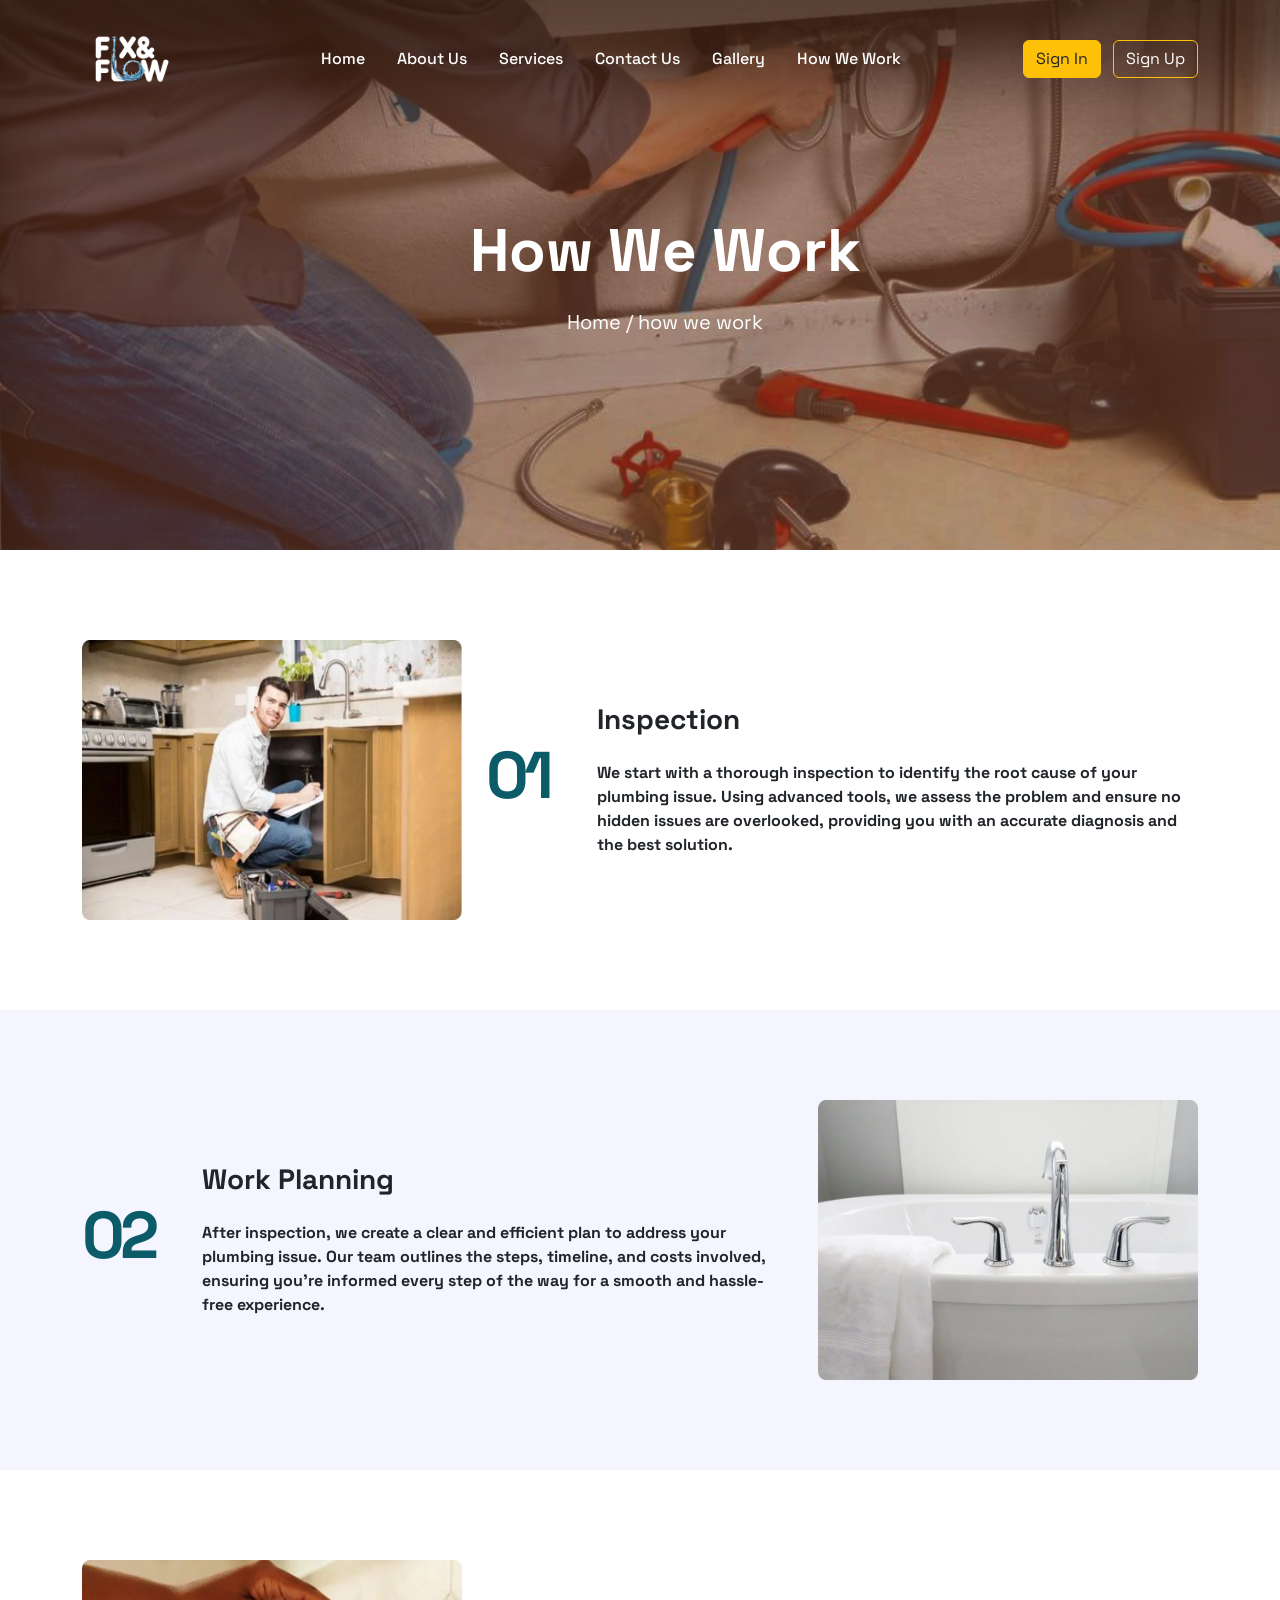
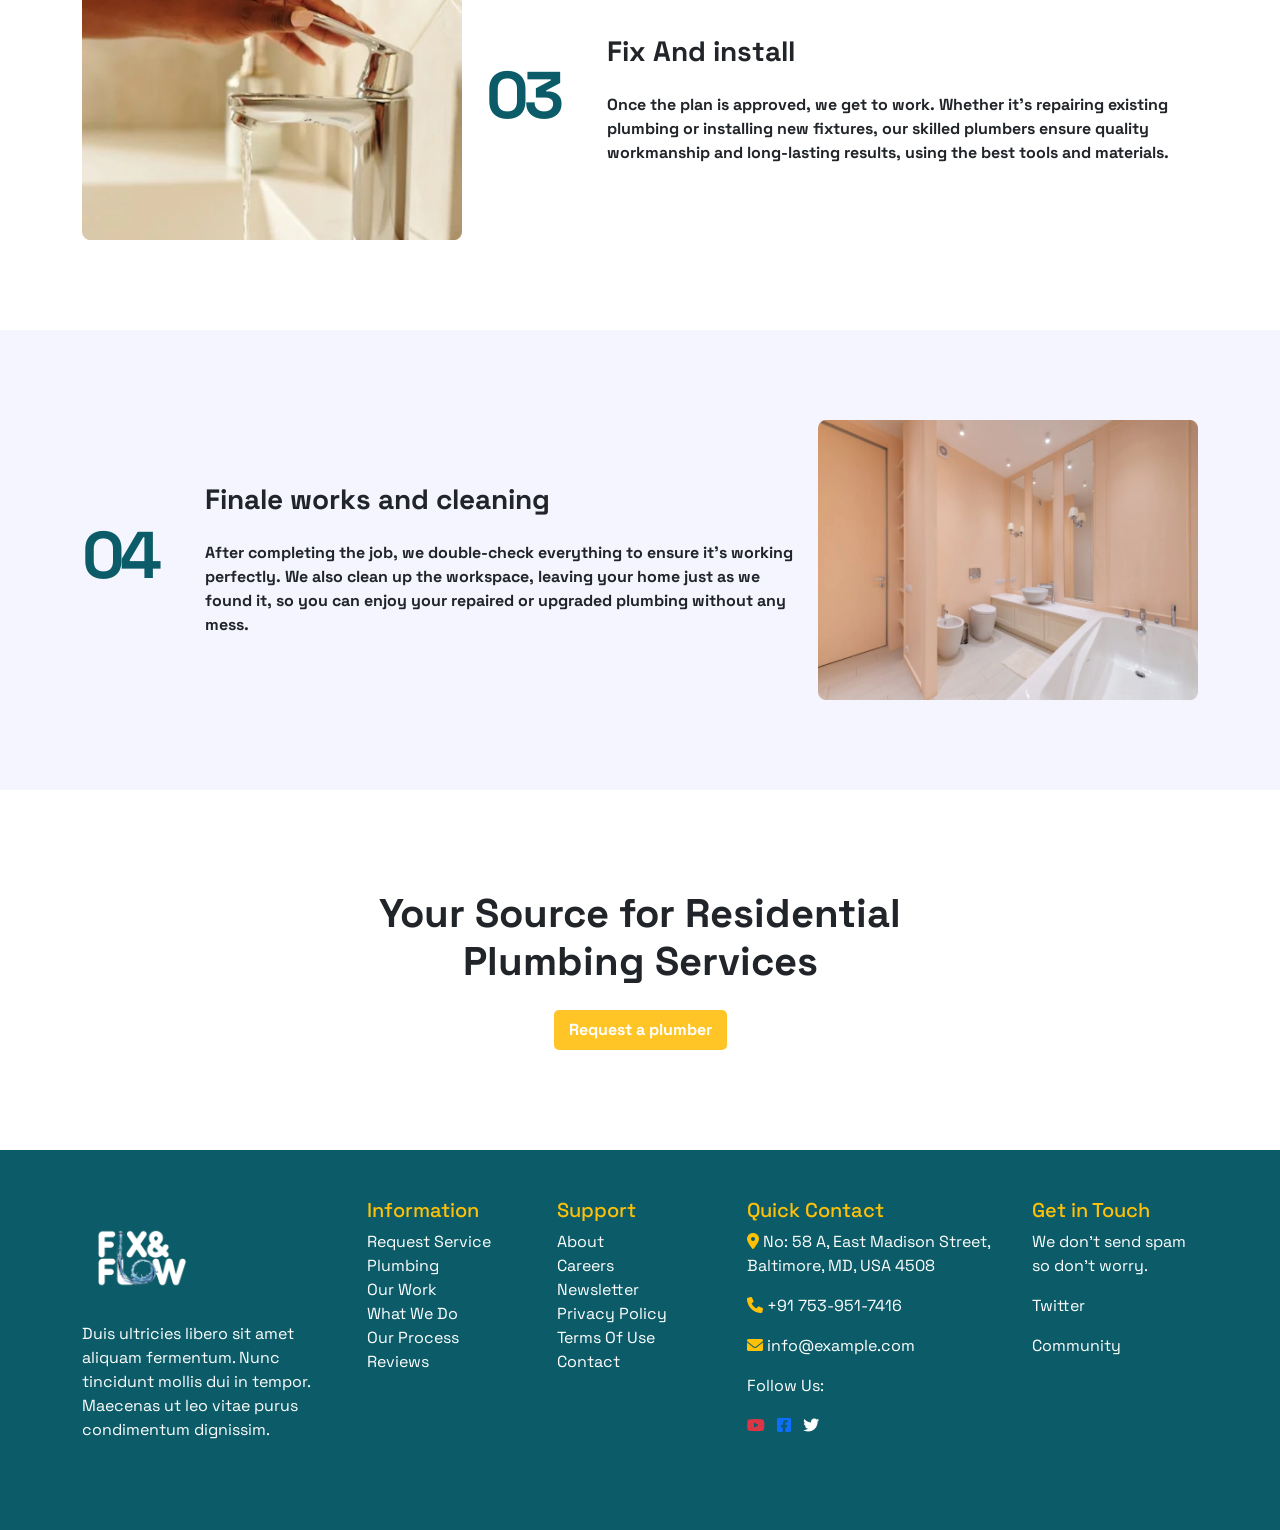
<file: howwework.html>
<!DOCTYPE html>
<html lang="en">

<head>
    <meta charset="UTF-8">
    <meta name="viewport" content="width=device-width, initial-scale=1.0">
    <title>How We Work - Plumber Services</title>
    <!-- <link rel="stylesheet" href="css/howwework.css"> -->
    <link href="https://cdn.jsdelivr.net/npm/bootstrap@5.3.0-alpha1/dist/css/bootstrap.min.css" rel="stylesheet">
    <link rel="stylesheet" href="https://cdnjs.cloudflare.com/ajax/libs/font-awesome/6.0.0-beta3/css/all.min.css">
    <link rel="preconnect" href="https://fonts.googleapis.com">
    <link rel="preconnect" href="https://fonts.gstatic.com" crossorigin>
    <link
        href="https://fonts.googleapis.com/css2?family=Poppins:ital,wght@0,100;0,200;0,300;0,400;0,500;0,600;0,700;0,800;0,900;1,100;1,200;1,300;1,400;1,500;1,600;1,700;1,800;1,900&family=Space+Grotesk:wght@300..700&display=swap"
        rel="stylesheet">
    <style>
        * {
            font-family: "Space Grotesk", sans-serif;
        }

        body {
            font-family: Arial, sans-serif;
            margin: 0;
            padding: 0;
        }

        .navbar {
            position: absolute;
            z-index: 1;
            justify-content: center;
            width: 100%;
            margin-bottom: 0px;
        }

        .nav-item a {
            transition: 0.3s ease-in-out;
        }

        .nav-item a:hover {
            color: #F4BD14 !important;

        }

        .signin {
            transition: .2s ease-in-out;
        }

        .signin:hover {
            background-color: #deaa0e;
            border-color: #deaa0e;
        }

        .signup {
            transition: .2s ease-in-out;
        }

        .signup:hover {
            background-color: #deaa0e;
            border-color: #deaa0e;
        }

        .header-bg {
            background-color: rgba(135, 68, 39, 0.5);
            padding: 196px 0 150px 0;
            color: white;
            text-align: center;
        }

        .header-bg h1 {
            font-size: 60px;
            font-weight: 700;
        }

        .breadcrumb {
            font-size: 20px;
        }

        .section-title {
            font-weight: 800;
            color: #0B5C68;
            font-size: 66px;
            letter-spacing: -5px;
            font-weight: 800 !important;
        }

        .service-step {
            padding: 90px 0;
        }

        .step-image {
            width: 380px;
            height: 280px;
        }

        .button-hover {
            background-color: #FFC527;
            transition: .3s ease-in-out;
            border: #FFC527;
        }

        .button-hover:hover {
            background-color: #deaa0e !important;
            border-color: #deaa0e;
        }



        footer {
            background-color: #0B5C68;
        }

        footer a {
            color: white;
            text-decoration: none;
        }

        footer a:hover {
            text-decoration: underline;
        }
    </style>
</head>

<body>

    <header>
        <!-- Plumber Header -->

        <nav class="navbar navbar-expand-lg navbar-dark pt-1">
            <div class="container ">
                <a class="navbar-brand" href="#">
                    <img src="img/hC5z4g_bS_GtkFzpmy4mAg.png" alt="Logo" style="width: 100px; height: 100px;">
                </a>
                <button class="navbar-toggler" type="button" data-toggle="collapse" data-target="#navbarNav"
                    aria-controls="navbarNav" aria-expanded="false" aria-label="Toggle navigation">
                    <span class="navbar-toggler-icon"></span>
                </button>
                <div class="collapse navbar-collapse" id="navbarNav">
                    <ul class="navbar-nav mx-auto gap-3">
                        <li class="nav-item">
                            <a class="nav-link text-white" style="font-weight: 500;" href="index.html">Home</a>
                        </li>
                        <li class="nav-item">
                            <a class="nav-link text-white" style="font-weight: 500;" href="about.html">About Us</a>
                        </li>
                        <li class="nav-item">
                            <a class="nav-link text-white" style="font-weight: 500;" href="service.html">Services</a>
                        </li>
                        <li class="nav-item">
                            <a class="nav-link text-white" style="font-weight: 500;" href="contact.html">Contact Us</a>
                        </li>
                        <li class="nav-item">
                            <a class="nav-link text-white" style="font-weight: 500;" href="gallery.html">Gallery</a>
                        </li>
                        <li class="nav-item">
                            <a class="nav-link text-white" style="font-weight: 500;" href="howwework.html">How We Work</a>
                        </li>
                    </ul>
                    <div class="ml-auto">
                        <a href="sign.html" class="signin btn btn-warning text-dark me-2 ">Sign In</a>
                        <a href="signup.html" class="signup btn btn-outline-warning text-white ml-2">Sign Up</a>
                    </div>
                </div>
            </div>
        </nav>
    </header>

    <div class="w-100"
        style="height: 550px; padding: 100px 0 80px; background-image: url(img/hero-section\ \(2\).png); background-repeat: no-repeat; background-size: cover;">
        <div class="container d-flex">
            <div class="w-100" style="padding-left: 50px; padding-top: 100px; justify-content: center;">
                <h1 class="text-white fw-bolder"
                    style="font-size: 60px; margin: 15px 0 20px 0; justify-content: center; display: flex;">How We Work
                </h1>
                <p class="text-white" style="font-size: 20px; justify-content: center; display: flex;">Home / how we
                    work
                </p>

            </div>
        </div>
    </div>


    <!-- step 1 -->
    <div class="container-fluid">
        <div class="container">
            <div class="service-step d-flex">
                <div class="w-40">
                    <img src="img/638f578903c5474172c798a3_portrait-attractive-hispanic-handyman-writing-work-estimate-before-fixing-kitchen-sink-p-500 1.png"
                        alt="Inspection" class="step-image">
                </div>
                <div class="w-60 d-flex align-items-center">
                    <div>
                        <h1 class="section-title ps-4">01</h1>
                    </div>
                    <div class="ms-5">
                        <h3 class="mb-4" style="font-weight: 700;">Inspection</h3>
                        <p class="fw-bold mb-0">We start with a thorough inspection to identify the root cause of your
                            plumbing issue. Using advanced tools, we assess the problem and ensure no hidden issues are
                            overlooked, providing you with an accurate diagnosis and the best solution.</p>
                    </div>
                </div>
            </div>
        </div>
    </div>

    <!-- step-2 -->
    <div class="mb-5 text-center">
        <div class="container-fluid" style="background-color: #F4F5FE;">
            <div class="container">
                <div class="service-step d-flex" style="flex-direction: row-reverse;">
                    <div class="w-40">
                        <img src="img/pexels-photo-534116 1.png" alt="Inspection" class="step-image">
                    </div>
                    <div class="w-60 d-flex align-items-center">
                        <div>
                            <h1 class="section-title">02</h1>
                        </div>
                        <div class="ms-5" style="text-align: left;">
                            <h3 class="mb-4" style="font-weight: 700;">Work Planning</h3>
                            <p class="fw-bold mb-0 pe-4">After inspection, we create a clear and efficient plan to
                                address your plumbing issue. Our team outlines the steps, timeline, and costs involved,
                                ensuring you're informed every step of the way for a smooth and hassle-free experience.
                            </p>
                        </div>
                    </div>
                </div>
            </div>
        </div>

        <!-- step-3 -->
        <div class="container-fluid">
            <div class="container">
                <div class="service-step d-flex">
                    <div class="w-40">
                        <img src="img/pexels-photo-5710332 1.png" alt="Inspection" class="step-image">
                    </div>
                    <div class="w-60 d-flex align-items-center">
                        <div>
                            <h1 class="section-title ps-4">03</h1>
                        </div>
                        <div class="ms-5" style="text-align: left;">
                            <h3 class="mb-4" style="font-weight: 700;">Fix And install</h3>
                            <p class="fw-bold mb-0">Once the plan is approved, we get to work. Whether it's repairing
                                existing plumbing or installing new fixtures, our skilled plumbers ensure quality
                                workmanship and long-lasting results, using the best tools and materials.</p>
                        </div>
                    </div>
                </div>
            </div>
        </div>

        <!-- setp-4 -->
        <div class="container-fluid" style="background-color: #F4F5FE;">
            <div class="container">
                <div class="service-step d-flex" style="flex-direction: row-reverse;">
                    <div class="w-40">
                        <img src="img/pexels-photo-7045912 1.png" alt="Inspection" class="step-image">
                    </div>
                    <div class="w-60 d-flex align-items-center">
                        <div>
                            <h1 class="section-title">04</h1>
                        </div>
                        <div class="ms-5" style="text-align: left;">
                            <h3 class="mb-4" style="font-weight: 700;">Finale works and cleaning</h3>
                            <p class="fw-bold mb-0 pe-4">After completing the job, we double-check everything to ensure
                                it's working perfectly. We also clean up the workspace, leaving your home just as we
                                found it, so you can enjoy your repaired or upgraded plumbing without any mess.</p>
                        </div>
                    </div>
                </div>
            </div>

        </div>
        <h1 class="fw-bold" style="width: 45%; margin: auto; margin-top: 100px;">Your Source for Residential Plumbing
            Services</h1>
        <div class="mt-3">
            <a href="/ContactUs">
                <button class="button-hover fw-bold mt-2 text-white"
                    style="border-radius: 5px; padding: 8px 15px;">Request a plumber</button>
            </a>
        </div>
    </div>
    <!-- Footer Section -->
    <footer class=" text-white py-5" style=" background-color: #0B5C68; margin-top: 100px;">
        <div class="container">
            <div class="row justify-content-between">
                <div class="col-md-3 mb-4">
                    <img src="img/hC5z4g_bS_GtkFzpmy4mAg.png" alt="Logo" class="img-fluid mb-1" style="width: 120px; ">
                    <p>Duis ultricies libero sit amet aliquam fermentum. Nunc tincidunt mollis dui in tempor.
                        Maecenas ut leo vitae purus condimentum dignissim.</p>
                </div>
                <div class="col-md-2 mb-4">
                    <h5 class="text-warning">Information</h5>
                    <ul class="list-unstyled">
                        <li><a href="#" class="text-white">Request Service</a></li>
                        <li><a href="#" class="text-white">Plumbing</a></li>
                        <li><a href="#" class="text-white">Our Work</a></li>
                        <li><a href="#" class="text-white">What We Do</a></li>
                        <li><a href="#" class="text-white">Our Process</a></li>
                        <li><a href="#" class="text-white">Reviews</a></li>
                    </ul>
                </div>
                <div class="col-md-2 mb-4">
                    <h5 class="text-warning">Support</h5>
                    <ul class="list-unstyled">
                        <li><a href="#" class="text-white">About</a></li>
                        <li><a href="#" class="text-white">Careers</a></li>
                        <li><a href="#" class="text-white">Newsletter</a></li>
                        <li><a href="#" class="text-white">Privacy Policy</a></li>
                        <li><a href="#" class="text-white">Terms Of Use</a></li>
                        <li><a href="#" class="text-white">Contact</a></li>
                    </ul>
                </div>
                <div class="col-md-3 mb-4">
                    <h5 class="text-warning">Quick Contact</h5>
                    <p><i class="fas fa-map-marker-alt text-warning"></i> No: 58 A, East Madison Street, Baltimore,
                        MD, USA 4508</p>
                    <p><i class="fas fa-phone text-warning"></i> +91 753-951-7416</p>
                    <p><i class="fas fa-envelope text-warning"></i> info@example.com</p>
                    <p>Follow Us:</p>
                    <a href="#" class="text-danger"><i class="fab fa-youtube"></i></a>
                    <a href="#" class="text-primary mx-2"><i class="fab fa-facebook-square"></i></a>
                    <a href="#" class="text-white"><i class="fab fa-twitter"></i></a>
                </div>
                <div class="col-md-2 mb-4">
                    <h5 class="text-warning">Get in Touch</h5>
                    <p>We don’t send spam so don’t worry.</p>
                    <p>Twitter</p>
                    <p>Community</p>
                </div>
            </div>
        </div>
    </footer>


    <script src="https://cdn.jsdelivr.net/npm/bootstrap@5.3.0-alpha1/dist/js/bootstrap.bundle.min.js"></script>
</body>

</html>
</file>
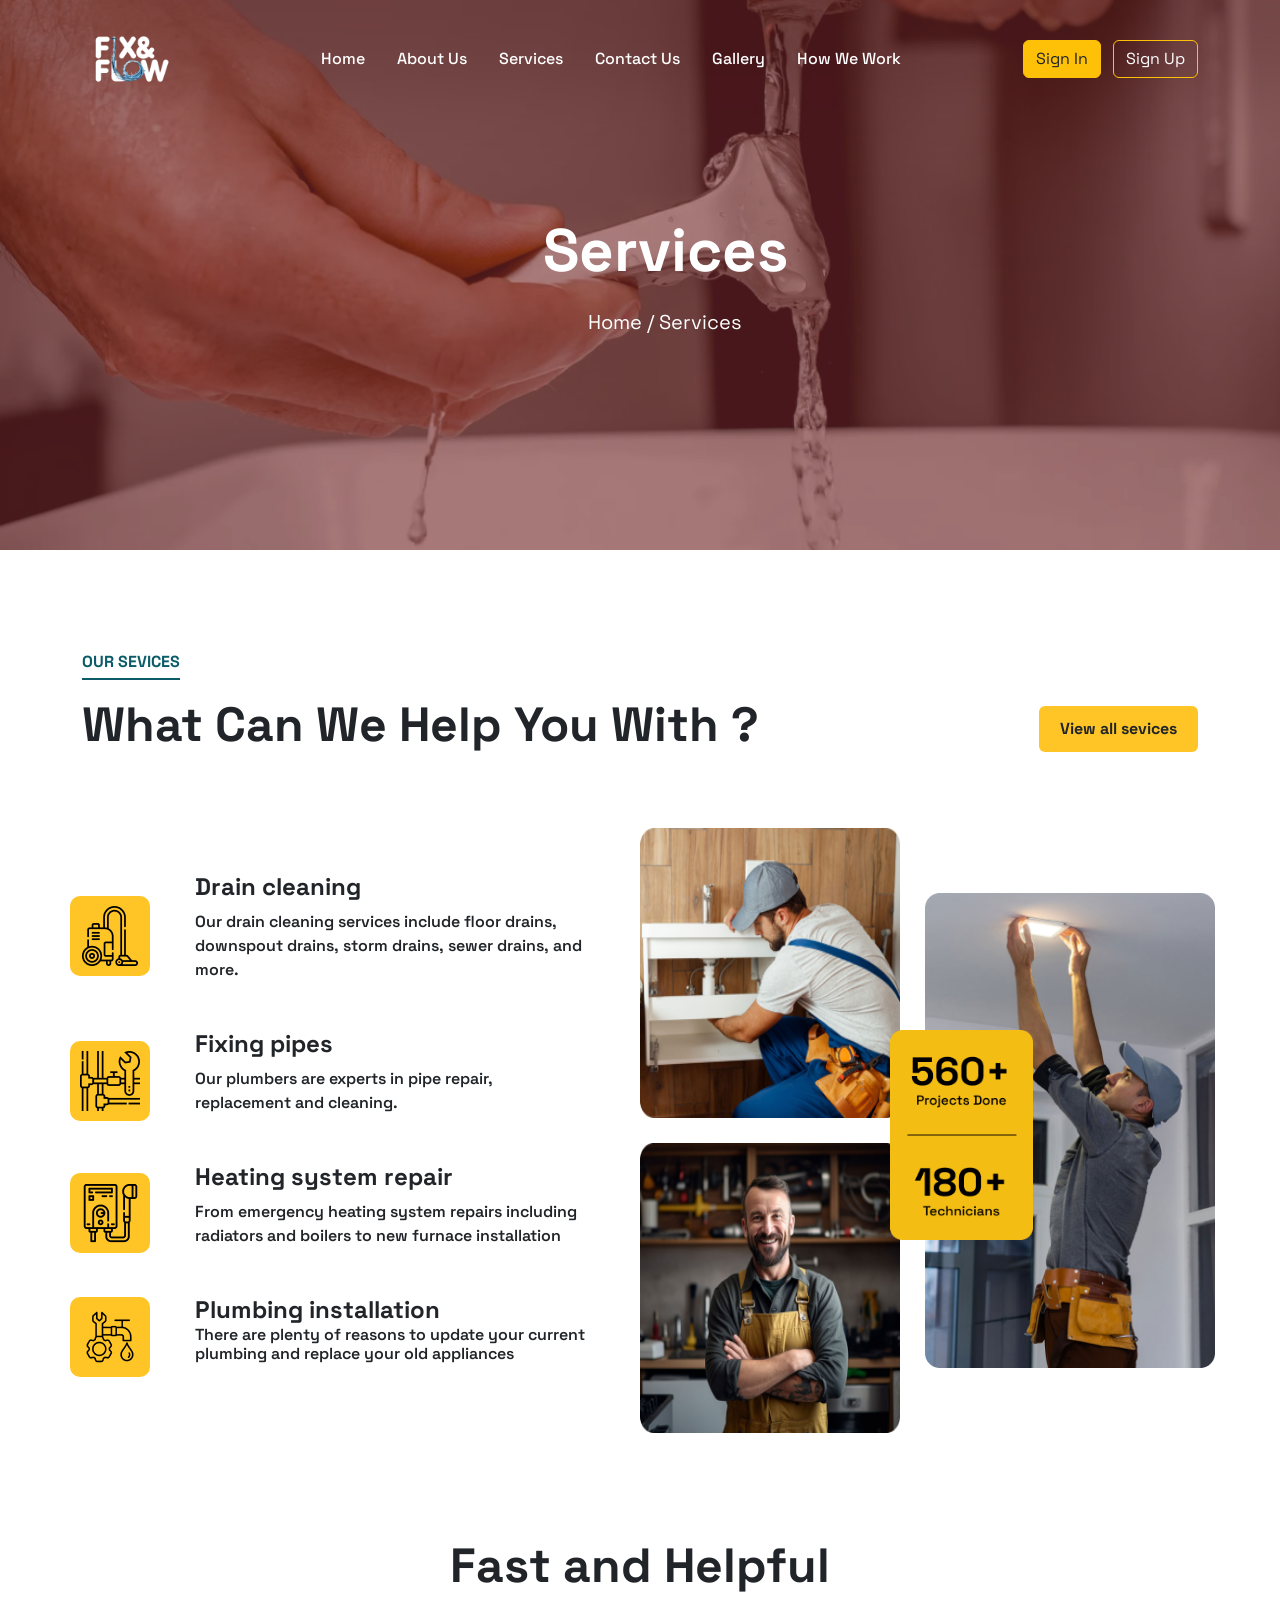
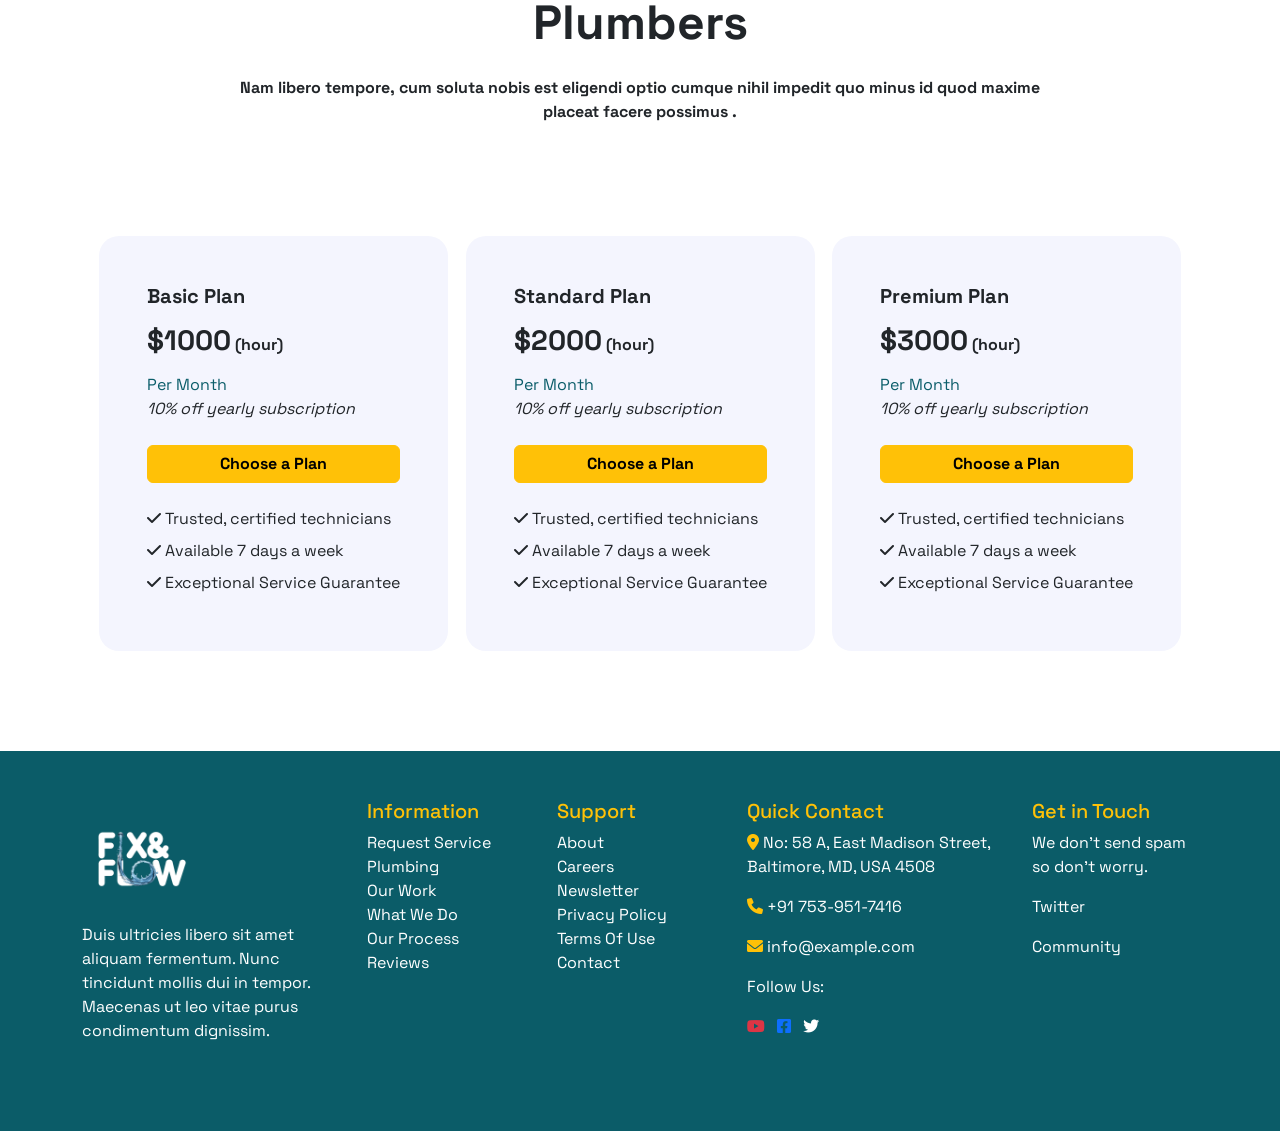
<file: service.html>
<!DOCTYPE html>
<html lang="en">

<head>
    <meta charset="UTF-8">
    <meta name="viewport" content="width=device-width, initial-scale=1.0">
    <title>Plumber Service</title>
    <link href="https://cdn.jsdelivr.net/npm/bootstrap@5.3.0-alpha1/dist/css/bootstrap.min.css" rel="stylesheet">
    <link rel="stylesheet" href="css/service.css">
    <link rel="stylesheet" href="https://cdnjs.cloudflare.com/ajax/libs/font-awesome/6.0.0-beta3/css/all.min.css">
    <link rel="preconnect" href="https://fonts.googleapis.com">
    <link rel="preconnect" href="https://fonts.gstatic.com" crossorigin>
    <link
        href="https://fonts.googleapis.com/css2?family=Poppins:ital,wght@0,100;0,200;0,300;0,400;0,500;0,600;0,700;0,800;0,900;1,100;1,200;1,300;1,400;1,500;1,600;1,700;1,800;1,900&family=Space+Grotesk:wght@300..700&display=swap"
        rel="stylesheet">
</head>

<body>

    <header>
        <!-- Plumber Header -->

        <nav class="navbar navbar-expand-lg navbar-dark pt-1">
            <div class="container ">
                <a class="navbar-brand" href="#">
                    <img src="img/hC5z4g_bS_GtkFzpmy4mAg.png" alt="Logo" style="width: 100px; height: 100px;">
                </a>
                <button class="navbar-toggler" type="button" data-toggle="collapse" data-target="#navbarNav"
                    aria-controls="navbarNav" aria-expanded="false" aria-label="Toggle navigation">
                    <span class="navbar-toggler-icon"></span>
                </button>
                <div class="collapse navbar-collapse" id="navbarNav">
                    <ul class="navbar-nav mx-auto gap-3">
                        <li class="nav-item">
                            <a class="nav-link text-white" style="font-weight: 500;" href="index.html">Home</a>
                        </li>
                        <li class="nav-item">
                            <a class="nav-link text-white" style="font-weight: 500;" href="about.html">About Us</a>
                        </li>
                        <li class="nav-item">
                            <a class="nav-link text-white" style="font-weight: 500;" href="service.html">Services</a>
                        </li>
                        <li class="nav-item">
                            <a class="nav-link text-white" style="font-weight: 500;" href="contact.html">Contact Us</a>
                        </li>
                        <li class="nav-item">
                            <a class="nav-link text-white" style="font-weight: 500;" href="gallery.html">Gallery</a>
                        </li>
                        <li class="nav-item">
                            <a class="nav-link text-white" style="font-weight: 500;" href="howwework.html">How We Work</a>
                        </li>
                    </ul>
                    <div class="ml-auto">
                        <a href="sign.html" class="signin btn btn-warning text-dark me-2 ">Sign In</a>
                        <a href="signup.html" class="signup btn btn-outline-warning text-white ml-2">Sign Up</a>
                    </div>
                </div>
            </div>
        </nav>
    </header>

    <div class="w-100"
        style="height: 550px; padding: 100px 0 80px; background-image: url(img/Group\ 103.png); background-repeat: no-repeat; background-size: cover;">
        <div class="container d-flex">
            <div class="w-100" style="padding-left: 50px; padding-top: 100px; justify-content: center;">
                <h1 class="text-white fw-bolder"
                    style="font-size: 60px; margin: 15px 0 20px 0; justify-content: center; display: flex;">Services
                </h1>
                <p class="text-white" style="font-size: 20px; justify-content: center; display: flex;">Home / Services
                </p>

            </div>
        </div>
    </div>

    <div class="w-100" style="padding-top: 100px;">
        <div class="container">
            <div class="d-inline-block pb-1 mb-0 border-bottom border-2 underline fw-bold" style="color: #0B5C68; border-color: #0B5C68 !important;"><span>OUR SEVICES</span></div>
            <div class="d-flex justify-content-between underline py-3">
                <h1 style="font-size: 48px;font-weight: 700;">What Can We Help You With ?</h1>
                <div class="d-flex align-items-center">
                    <a href="#" class="view-btn btn fw-bold" style="background-color: #FFC527; padding: 10px 20px 10px 20px;">View all sevices</a>
                </div>
            </div>
        </div>
        <div class="w-100 bg-img">
            <div class="container d-flex align-items-center" style="padding: 50px 0 0px 0;">
                <div class="w-50">
                    <div class="d-flex services-hover my-4 pb-2">
                        <div class="d-flex flex-row align-items-center" style="gap: 45px;">
                            <div class="position-relative after-services">
                                <img src="img/vacuum-cleaner (1) 1.png" alt="" style="width: 60px; height: 60px;">
                            </div>
                            <div>
                                <h2 class="fw-bold" style="font-size: 24px;">Drain cleaning</h2>
                                <p class="pe-5" style="font-weight: 600;">Our drain cleaning services include floor drains, downspout drains, storm drains, sewer drains, and more.</p>
                            </div>
                        </div>
                    </div>
                    <div class="d-flex services-hover my-4 pb-2">
                        <div class="d-flex flex-row align-items-center" style="gap: 45px;">
                            <div class="position-relative after-services">
                                <img src="img/pipe 1.png" alt="" style="width: 60px; height: 60px;">
                            </div>
                            <div>
                                <h2 class="fw-bold" style="font-size: 24px;">Fixing pipes</h2>
                                <p class="pe-5" style="font-weight: 600;">Our plumbers are experts in pipe repair, replacement and cleaning.</p>
                            </div>
                        </div>
                    </div>
                    <div class="d-flex services-hover my-4 pb-2">
                        <div class="d-flex flex-row align-items-center" style="gap: 45px;">
                            <div class="position-relative after-services">
                                <img src="img/electric-heater 1.png" alt="" style="width: 60px; height: 60px;">
                            </div>
                            <div>
                                <h2 class="fw-bold" style="font-size: 24px;">Heating system repair</h2>
                                <p class="pe-5" style="font-weight: 600;">From emergency heating system repairs including radiators and boilers to new furnace installation</p>
                            </div>
                        </div>
                    </div>
                    <div class="d-flex services-hover my-4 pb-2">
                        <div class="d-flex flex-row align-items-center" style="gap: 45px;">
                            <div class="position-relative after-services">
                                <img src="img/plumbing-maintenance 1.png" alt="" style="width: 60px; height: 60px;">
                            </div>
                            <div>
                                <h2 class="fw-bold" style="font-size: 24px;">Plumbing installation</h 2>
                                <p class="pe-5 fs-6" style="font-weight: 600;">There are plenty of reasons to update your current plumbing and replace your old appliances</p>
                            </div>
                        </div>
                    </div>
                </div>
                <div class="w-50 d-flex">
                    <div class="w-100 position-relative">
                        <div class="d-flex align-items-center" style="gap: 25px;">
                            <div class="w-50 d-flex flex-column" style="gap: 25px;">
                                <div>
                                    <img src="img/Mask group (2).png" alt="" style="width: 100%; height: 290px;">
                                </div>
                                <div>
                                    <img src="img/Mask group (5).png" alt="" style="width: 100%; height: 290px;">
                                </div>
                            </div>
                            <div class="w-50">
                                <img src="img/Mask group (4).png" alt="" style="width: 290px; height: 475px;">
                            </div>
                        </div>
                        <div class="position-absolute" style="top: 202px; left: 250px;">
                            <img src="img/between-image.png" alt="" style="width: 143px; height: 210px;">
                        </div>
                    </div>
                </div>
            </div>
        </div>
    </div>

    
    <div class="w-100">
        <div class="container py-5 my-5">
            <div class="d-flex justify-content-center text-center"><h1 class="fw-bold mt-2" style="width: 50%; font-size: 48px;">Fast and Helpful Plumbers</h1></div>
            <div class="d-flex justify-content-center"><p class="text-center mt-3 fw-bold" style="width: 800px;">Nam libero tempore, cum soluta nobis est eligendi optio cumque nihil impedit quo minus id quod maxime placeat facere possimus .</p></div>
        </div>
        <div class="container d-flex align-items-center justify-content-evenly">
            <div class="w-33 d-flex justify-content-center">
                <div class="w-30-hover px-5 py-5" style="background-color: #F4F5FE; border-radius: 20px;">
                    <h5 class="fw-bold mb-3">Basic Plan</h5>
                    <div class="mb-3">
                        <h3 class="d-inline" style="font-weight: 800;">$1000</h3><span class="fw-bold">&nbsp;(hour)</span>
                    </div>
                    <p class="mb-0" style="color: #0B5D6A;">Per Month</p>
                    <p class="fst-italic mb-0">10% off yearly subscription</p>
                    <div class="w-100 d-flex justify-content-center">
                        <button class="btn btn-warning fw-bold w-100 my-4 d-flex justify-content-center">Choose a Plan</button>
                    </div>
                    <div>
                        <p class="mb-2"><i class="fas fa-check"></i> Trusted, certified technicians</p>
                        <p class="mb-2"><i class="fas fa-check"></i> Available 7 days a week</p>
                        <p class ="mb-2"><i class="fas fa-check"></i> Exceptional Service Guarantee</p>
                    </div>
                </div>
            </div>
            <div class="w-33 d-flex justify-content-center">
                <div class="w-30-hover px-5 py-5" style="background-color: #F4F5FE; border-radius: 20px;">
                    <h5 class="fw-bold mb-3">Standard Plan</h5>
                    <div class="mb-3">
                        <h3 class="d-inline" style="font-weight: 800;">$2000</h3><span class="fw-bold">&nbsp;(hour)</span>
                    </div>
                    <p class="mb-0" style="color: #0B5D6A;">Per Month</p>
                    <p class="fst-italic mb-0">10% off yearly subscription</p>
                    <div class="w-100 d-flex justify-content-center">
                        <button class="btn btn-warning fw-bold w-100 my-4 d-flex justify-content-center">Choose a Plan</button>
                    </div>
                    <div>
                        <p class="mb-2"><i class="fas fa-check"></i> Trusted, certified technicians</p>
                        <p class="mb-2"><i class="fas fa-check"></i> Available 7 days a week</p>
                        <p class="mb-2"><i class="fas fa-check"></i> Exceptional Service Guarantee</p>
                    </div>
                </div>
            </div>
            <div class="w-33 d-flex justify-content-center">
                <div class="w-30-hover px-5 py-5" style="background-color: #F4F5FE; border-radius: 20px;">
                    <h5 class="fw-bold mb-3">Premium Plan</h5>
                    <div class="mb-3">
                        <h3 class="d-inline" style="font-weight: 800;">$3000</h3><span class="fw-bold">&nbsp;(hour)</span>
                    </div>
                    <p class="mb-0" style="color: #0B5D6A;">Per Month</p>
                    <p class="fst-italic mb-0">10% off yearly subscription</p>
                    <div class="w-100 d-flex justify-content-center">
                        <button class="btn btn-warning fw-bold w-100 my-4 d-flex justify-content-center">Choose a Plan</button>
                    </div>
                    <div>
                        <p class="mb-2"><i class="fas fa-check"></i> Trusted, certified technicians</p>
                        <p class="mb-2"><i class="fas fa-check"></i> Available 7 days a week</p>
                        <p class="mb-2"><i class="fas fa-check"></i> Exceptional Service Guarantee</p>
                    </div>
                </div>
            </div>
        </div>
    </div>
    <!-- Footer Section -->
    <footer>
        <footer class=" text-white py-5" style="margin-top: 100px;">
            <div class="container">
                <div class="row justify-content-between">
                    <div class="col-md-3 mb-4">
                        <img src="img/hC5z4g_bS_GtkFzpmy4mAg.png" alt="Logo" class="img-fluid mb-1"
                            style="width: 120px; ">
                        <p>Duis ultricies libero sit amet aliquam fermentum. Nunc tincidunt mollis dui in tempor.
                            Maecenas ut leo vitae purus condimentum dignissim.</p>
                    </div>
                    <div class="col-md-2 mb-4">
                        <h5 class="text-warning">Information</h5>
                        <ul class="list-unstyled">
                            <li><a href="#" class="text-white">Request Service</a></li>
                            <li><a href="#" class="text-white">Plumbing</a></li>
                            <li><a href="#" class="text-white">Our Work</a></li>
                            <li><a href="#" class="text-white">What We Do</a></li>
                            <li><a href="#" class="text-white">Our Process</a></li>
                            <li><a href="#" class="text-white">Reviews</a></li>
                        </ul>
                    </div>
                    <div class="col-md-2 mb-4">
                        <h5 class="text-warning">Support</h5>
                        <ul class="list-unstyled">
                            <li><a href="#" class="text-white">About</a></li>
                            <li><a href="#" class="text-white">Careers</a></li>
                            <li><a href="#" class="text-white">Newsletter</a></li>
                            <li><a href="#" class="text-white">Privacy Policy</a></li>
                            <li><a href="#" class="text-white">Terms Of Use</a></li>
                            <li><a href="#" class="text-white">Contact</a></li>
                        </ul>
                    </div>
                    <div class="col-md-3 mb-4">
                        <h5 class="text-warning">Quick Contact</h5>
                        <p><i class="fas fa-map-marker-alt text-warning"></i> No: 58 A, East Madison Street, Baltimore,
                            MD, USA 4508</p>
                        <p><i class="fas fa-phone text-warning"></i> +91 753-951-7416</p>
                        <p><i class="fas fa-envelope text-warning"></i> info@example.com</p>
                        <p>Follow Us:</p>
                        <a href="#" class="text-danger"><i class="fab fa-youtube"></i></a>
                        <a href="#" class="text-primary mx-2"><i class="fab fa-facebook-square"></i></a>
                        <a href="#" class="text-white"><i class="fab fa-twitter"></i></a>
                    </div>
                    <div class="col-md-2 mb-4">
                        <h5 class="text-warning">Get in Touch</h5>
                        <p>We don’t send spam so don’t worry.</p>
                        <p>Twitter</p>
                        <p>Community</p>
                    </div>
                </div>
            </div>
        </footer>
    </footer>

    <script src="https://cdn.jsdelivr.net/npm/bootstrap@5.3.0-alpha1/dist/js/bootstrap.bundle.min.js"></script>
</body>

</html>
</file>
<file: css/about.css>
/* General Styles */
*{
    font-family: "Space Grotesk", sans-serif;
}
body {
    font-family: Arial, sans-serif;
    margin: 0;
    padding: 0;
}

.navbar{
    position: absolute;
    z-index: 1;
    justify-content: center;
    width: 100%;
    margin-bottom: 0px;
}
.nav-item a{
    transition: 0.3s ease-in-out;
}   
.nav-item a:hover{
    color: #F4BD14 !important;

}
.signin{
    transition: .2s ease-in-out;
}
.signin:hover{
    background-color:#deaa0e;
    border-color: #deaa0e;
}
.signup{
    transition: .2s ease-in-out;
}
.signup:hover{
    background-color:#deaa0e;
    border-color: #deaa0e;
}
.request-btn{
    background-color: #FFC527;
    transition: .3s ease-in-out;
}
.request-btn:hover{
    background-color:#deaa0e;
    border-color: #deaa0e;
}   
.banner {
    background: rgba(11, 93, 106, 0.5);
    padding: 200px 0;
}

.banner h1 {
    font-size: 3rem;
    font-weight: 700;
}

.breadcrumb p {
    font-size: 1.25rem;
}

.section-title {
    color: #0B5C68;
    font-weight: bold;
    font-size: 1.5rem;
}

.description {
    width: 75%;
    margin: 0 auto;
}

.btn-custom {
    background-color: #F4BD14;
    color: white;
    border: 2px solid #F4BD14;
    transition: background-color 0.3s, color 0.3s;
}

.btn-custom:hover {
    background-color: transparent;
    color: #F4BD14;
    border: 1px solid #F4BD14;
}

/* Stats Section */
.stats-section {
    background-color: #F4F5FE;
    padding: 50px 0;
}

.stat-item h2 {
    font-size: 3.5rem;
    font-weight: 700;
    color: black;
}

.stat-item p {
    font-size: 1.2rem;
    color: black;
    font-weight: 600;
}

/* Experience Section */
.experience-section {
    background-color: #0B5C68;
    padding: 60px 15px;
    color: white;
}

.bg-custom {
    background-color: #0B5C68;
}

.experience-item {
    margin-bottom: 1.5rem;
}

.experience-item h4 {
    font-size: 1.3rem;
    font-weight: 700;
}

.experience-item p {
    font-size: 1rem;
}
footer {
    background-color: #0B5C68;
}

footer a {
    color: white;
    text-decoration: none;
}

footer a:hover {
    text-decoration: underline;
}

/* Responsive Adjustments */
@media (max-width: 768px) {
    .banner h1 {
        font-size: 2rem;
    }

    .experience-section .col-lg-6 {
        margin-bottom: 20px;
    }
}
</file>
<file: css/contact.css>
*{
    font-family: "Space Grotesk", sans-serif;
}
body {
    font-family: Arial, sans-serif;
    margin: 0;
    padding: 0;
}
:root {
    --header-height: 3.5rem;
    /*========== Colors ==========*/
    /*Color mode HSL(hue, saturation, lightness)*/
    --first-color: hsl(44, 100%, 58%);
    --first-color-alt: hsl(93, 50%, 48%);
    --first-color-light: hsl(93, 58%, 66%);
    --title-color: hsl(228, 8%, 98%);
    --text-color: hsl(228, 8%, 70%);
    --white-color: hsl(228, 8%, 98%);
    --black-color: hsl(228, 6%, 4%);
    --body-color: hsl(228, 6%, 8%);
    --containter-color: hsl(228, 6%, 12%);
    --shadow-img: 0 0 48px hsla(93, 54%, 54%, .4);
    --gradient-card: linear-gradient(180deg,
            hsla(93, 8%, 8%),
            hsla(93, 40%, 30%));

    /*========== Fonts and typography ==========*/
    /*.5rem = 8px | 1rem = 16px ...*/
    --body-font: "Montserrat", sans-serif;
    --biggest-font-size: 2.25rem;
    --h1-font-size: 1.5rem;
    --h2-font-size: 1.25rem;
    --h3-font-size: 1rem;
    --normal-font-size: .938rem;
    --smal-font-size: .813rem;

    /*========== Fonts weight ==========*/
    --font-regular: 400;
    --font-semi-bold: 600;
    --font-bold: 700;

    /*========== z index ==========*/
    --z-tooltip: 10;
    --z-fixed: 100;
}

.home__buttons {
    display: flex;
    justify-content: center;
    align-items: center;
    column-gap: .5rem;
}

a {
    text-decoration: none;
}

.button {
    /* background-color: var(--white-color); */
    background-color: #FFC527;
    color: var(--black-color);
    font-weight: var(--font-bold);
    padding: .5rem 1.5rem .5rem .5rem;
    border-radius: 4rem;
    display: inline-flex;
    align-items: center;
    column-gap: .75rem;

}

.button span {
    /* background-color: var(--first-color); */
    background-color: white;
    padding: .5rem;
    font-size: 1.25rem;
    color: black;
    border-radius: 50%;
    display: grid;
    place-items: center;
    transition: transform .4s;
}

.button:hover span {
    transform: translateX(.15rem) rotate(-30deg);
    color: var(--black-color);


}
.navbar{
    position: absolute;
    z-index: 1;
    justify-content: center;
    width: 100%;
    margin-bottom: 0px;
}
.nav-item a{
    transition: 0.3s ease-in-out;
}   
.nav-item a:hover{
    color: #F4BD14 !important;

}
.signin{
    transition: .2s ease-in-out;
}
.signin:hover{
    background-color:#deaa0e;
    border-color: #deaa0e;
}
.signup{
    transition: .2s ease-in-out;
}
.signup:hover{
    background-color:#deaa0e;
    border-color: #deaa0e;
}
.request-btn{
    background-color: #FFC527;
    transition: .3s ease-in-out;
}
.request-btn:hover{
    background-color:#deaa0e;
    border-color: #deaa0e;
}
.req-btn{
    background-color: #FFC527;
    transition: .3s ease-in-out;
}
.req-btn:hover{
    background-color:#deaa0e !important;
    border-color: #deaa0e !important;
    color: white !important;
}
.view-btn{
    background-color: #FFC527;
    transition: .3s ease-in-out;
}
.view-btn:hover{
    background-color:#deaa0e !important;
    border-color: #deaa0e;
}
.explore-btn{
    background-color: #FFC527;
    transition: .3s ease-in-out;
}
.explore-btn:hover{
    background-color:#deaa0e !important;
    border-color: #deaa0e !important;
}
.est-btn{
    background-color: #FFC527;
    transition: .3s ease-in-out;
}
.est-btn:hover{
    background-color:#deaa0e !important;
    border-color: #deaa0e;
}
.hero-section {
    background: url('/img/Plumber-pic\ 1.png') no-repeat center center;
    background-size: cover;
    height: 776px;
    padding: 250px 0 80px;
    color: white;
    position: relative;
   
}
.btn-contact{
    position: relative;
    padding-right: 10px;
}
.btn-contact::before{
    content: '';
    width: 85px;
    border-radius: 5px;
    height: 3px;
    background-color: #F4BD14;
    position: absolute;
    bottom: 0;

}

/* Overlay for Dark Background */
.hero-overlay {
    position: absolute;
    top: 0;
    left: 0;
    width: 100%;
    height: 100%;
    /* background-color: rgba(0, 0, 0, 0.7); */
    z-index: 1;
}

.hero-content {
    position: relative;
    z-index: 2;
}

.hero-section img {
    width: 100%;
    height: auto;
}



.button-hover-1:hover {
    background-color: #333;
    color: #fff;
    border-color: #333;
}

.button-hover-2 {
    transition: all 0.3s ease-in-out;
}

.button-hover-2:hover {
    background-color: #333;
    color: #fff;
    border-color: #333;
}
body {
    font-family: Arial, sans-serif;
}

footer {
    background-color: #0B5C68;
}

footer a {
    color: white;
    text-decoration: none;
}

footer a:hover {
    text-decoration: underline;
}
.icon-circle {
    width: 35px;
    height: 35px;
    border-radius: 50%;
    background-color: #F4BD14;
    position: relative;
}
.icon-circle i {
    position: absolute;
    top: 4.5px;
    left: 8.5px;
    color: white;
}
.service-box {
    border: 4px solid #DDE0FB;
    border-radius: 15px;
    padding: 35px;
}
.button-hover-1 {
    transition: 0.5s;
}
.w-30-hover:hover {
    background-color: #E2E6EA;
}
</file>
<file: css/gallery.css>
*{
    font-family: "Space Grotesk", sans-serif;
}
body {
    font-family: Arial, sans-serif;
    margin: 0;
    padding: 0;
}

.navbar{
    position: absolute;
    z-index: 1;
    justify-content: center;
    width: 100%;
    margin-bottom: 0px;
}
.nav-item a{
    transition: 0.3s ease-in-out;
}   
.nav-item a:hover{
    color: #F4BD14 !important;

}
.signin{
    transition: .2s ease-in-out;
}
.signin:hover{
    background-color:#deaa0e;
    border-color: #deaa0e;
}
.signup{
    transition: .2s ease-in-out;
}
.signup:hover{
    background-color:#deaa0e;
    border-color: #deaa0e;
}
        .gallery-header {
            padding: 196px 0 150px 0;
            text-align: center;
        }
        .gallery-title {
            font-size: 60px;
            font-weight: 700;
        }
        .breadcrumb {
            font-size: 20px;
        }
        .image-list {
            margin: 0 auto;
            display: flex;
            flex-wrap: wrap;
            /* justify-content: center; */
            gap: 15px;
        }
        .image{
            overflow: hidden;
            border-radius: 5px;
        }
        .image img{
            transition: transform 0.2s;
        }
        .image:hover img{
            transform: scale(1.05);
        }
        .image1{
            overflow: hidden;
            border-radius: 5px;
        }
        .image1 img{
            transition: transform 0.2s;
        }
        .image1:hover img{
            transform: scale(1.05);
        }
        .image-item {
            overflow: hidden;
            border-radius: 5px;
        }
        .image-item img {
            width: 100%;
            height: auto;
            transition: transform 0.2s;
        }
        .image-item:hover img {
            transform: scale(1.05);
        }
        footer {
    background-color: #0B5C68;
}

footer a {
    color: white;
    text-decoration: none;
}

footer a:hover {
    text-decoration: underline;
}
</file>
<file: css/howwework.css>
*{
    font-family: "Space Grotesk", sans-serif;
}
body {
    font-family: Arial, sans-serif;
    margin: 0;
    padding: 0;
}

.navbar{
    position: absolute;
    z-index: 1;
    justify-content: center;
    width: 100%;
    margin-bottom: 0px;
}
.nav-item a{
    transition: 0.3s ease-in-out;
}   
.nav-item a:hover{
    color: #F4BD14 !important;

}
.signin{
    transition: .2s ease-in-out;
}
.signin:hover{
    background-color:#deaa0e;
    border-color: #deaa0e;
}
.signup{
    transition: .2s ease-in-out;
}
.signup:hover{
    background-color:#deaa0e;
    border-color: #deaa0e;
}

        .header-bg {
            background-color: rgba(135, 68, 39, 0.5);
            padding: 196px 0 150px 0;
            color: white;
            text-align: center;
        }
        .header-bg h1 {
            font-size: 60px;
            font-weight: 700;
        }
        .breadcrumb {
            font-size: 20px;
        }
        .section-title {
            font-weight: 800;
            color: #0B5C68;
            font-size: 66px;
            letter-spacing: -5px;
        }
        .service-step {
            padding: 90px 0;
        }
        .step-image {
            width: 380px;
            height: 280px;
        }
        .button-hover {
            background-color: #FFC527;
            transition: .3s ease-in-out;
            border: #FFC527;
        }
        .button-hover:hover {
            background-color:#deaa0e !important;
            border-color: #deaa0e;
}
        

footer {
    background-color: #0B5C68;
}

footer a {
    color: black;
    text-decoration: none;
}

footer a:hover {
    text-decoration: underline;
}
</file>
<file: css/service.css>
*{
    font-family: "Space Grotesk", sans-serif;
}
body {
    font-family: Arial, sans-serif;
    margin: 0;
    padding: 0;
}

.navbar{
    position: absolute;
    z-index: 1;
    justify-content: center;
    width: 100%;
    margin-bottom: 0px;
}
.nav-item a{
    transition: 0.3s ease-in-out;
}   
.nav-item a:hover{
    color: #F4BD14 !important;

}
.signin{
    transition: .2s ease-in-out;
}
.signin:hover{
    background-color:#deaa0e;
    border-color: #deaa0e;
}
.signup{
    transition: .2s ease-in-out;
}
.signup:hover{
    background-color:#deaa0e;
    border-color: #deaa0e;
}

.after-services {
    position: relative;
    padding: 10px;
    border-radius: 10px;
    background-color: #FFC527;
}
.w-30-hover {
    transition: all 0.3s ease-in-out;
}

.w-30-hover:hover {
    transform: scale(1.1);
    box-shadow: 0 0 10px rgba(0, 0, 0, 0.2);
}

.view-btn{
    background-color: #FFC527;
    transition: .3s ease-in-out;
}
.view-btn:hover{
    background-color:#deaa0e !important;
    border-color: #deaa0e;
}
footer {
    background-color: #0B5C68;
}

footer a {
    color: white;
    text-decoration: none;
}

footer a:hover {
    text-decoration: underline;
}
</file>
